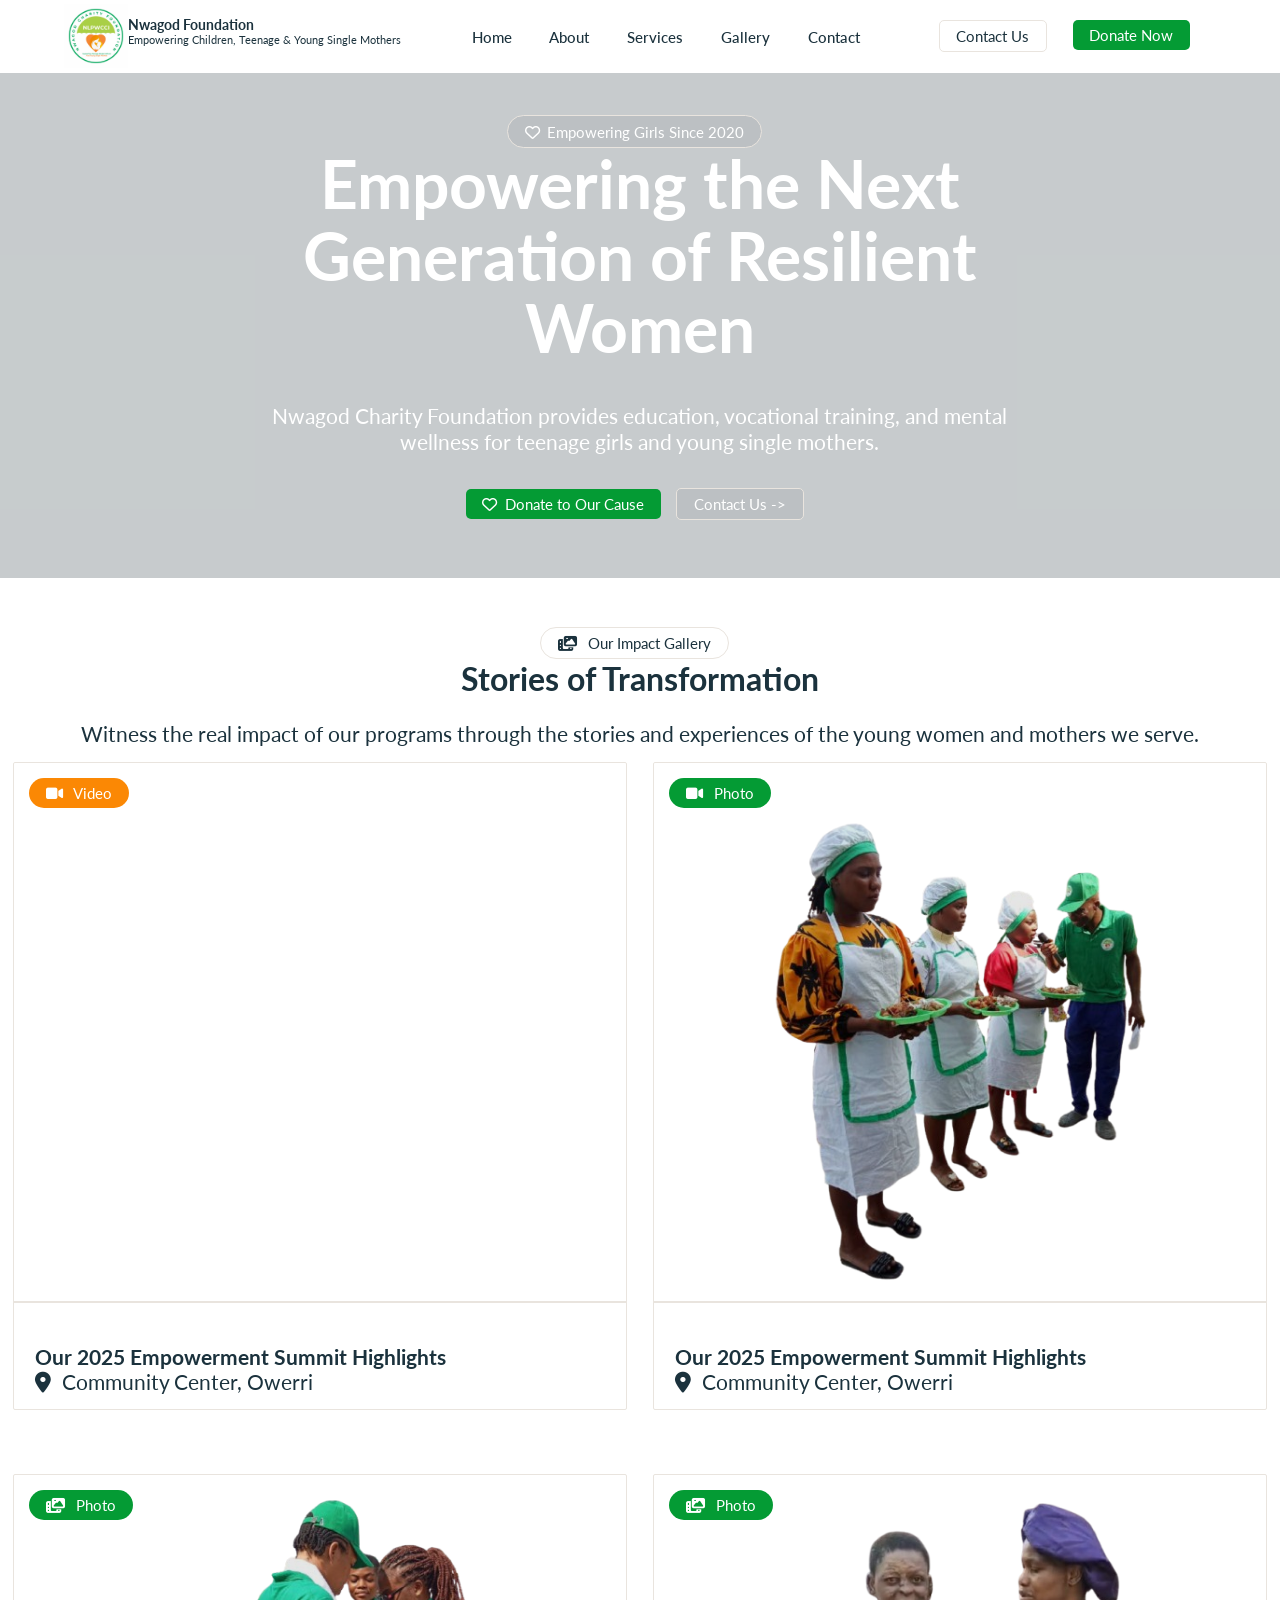
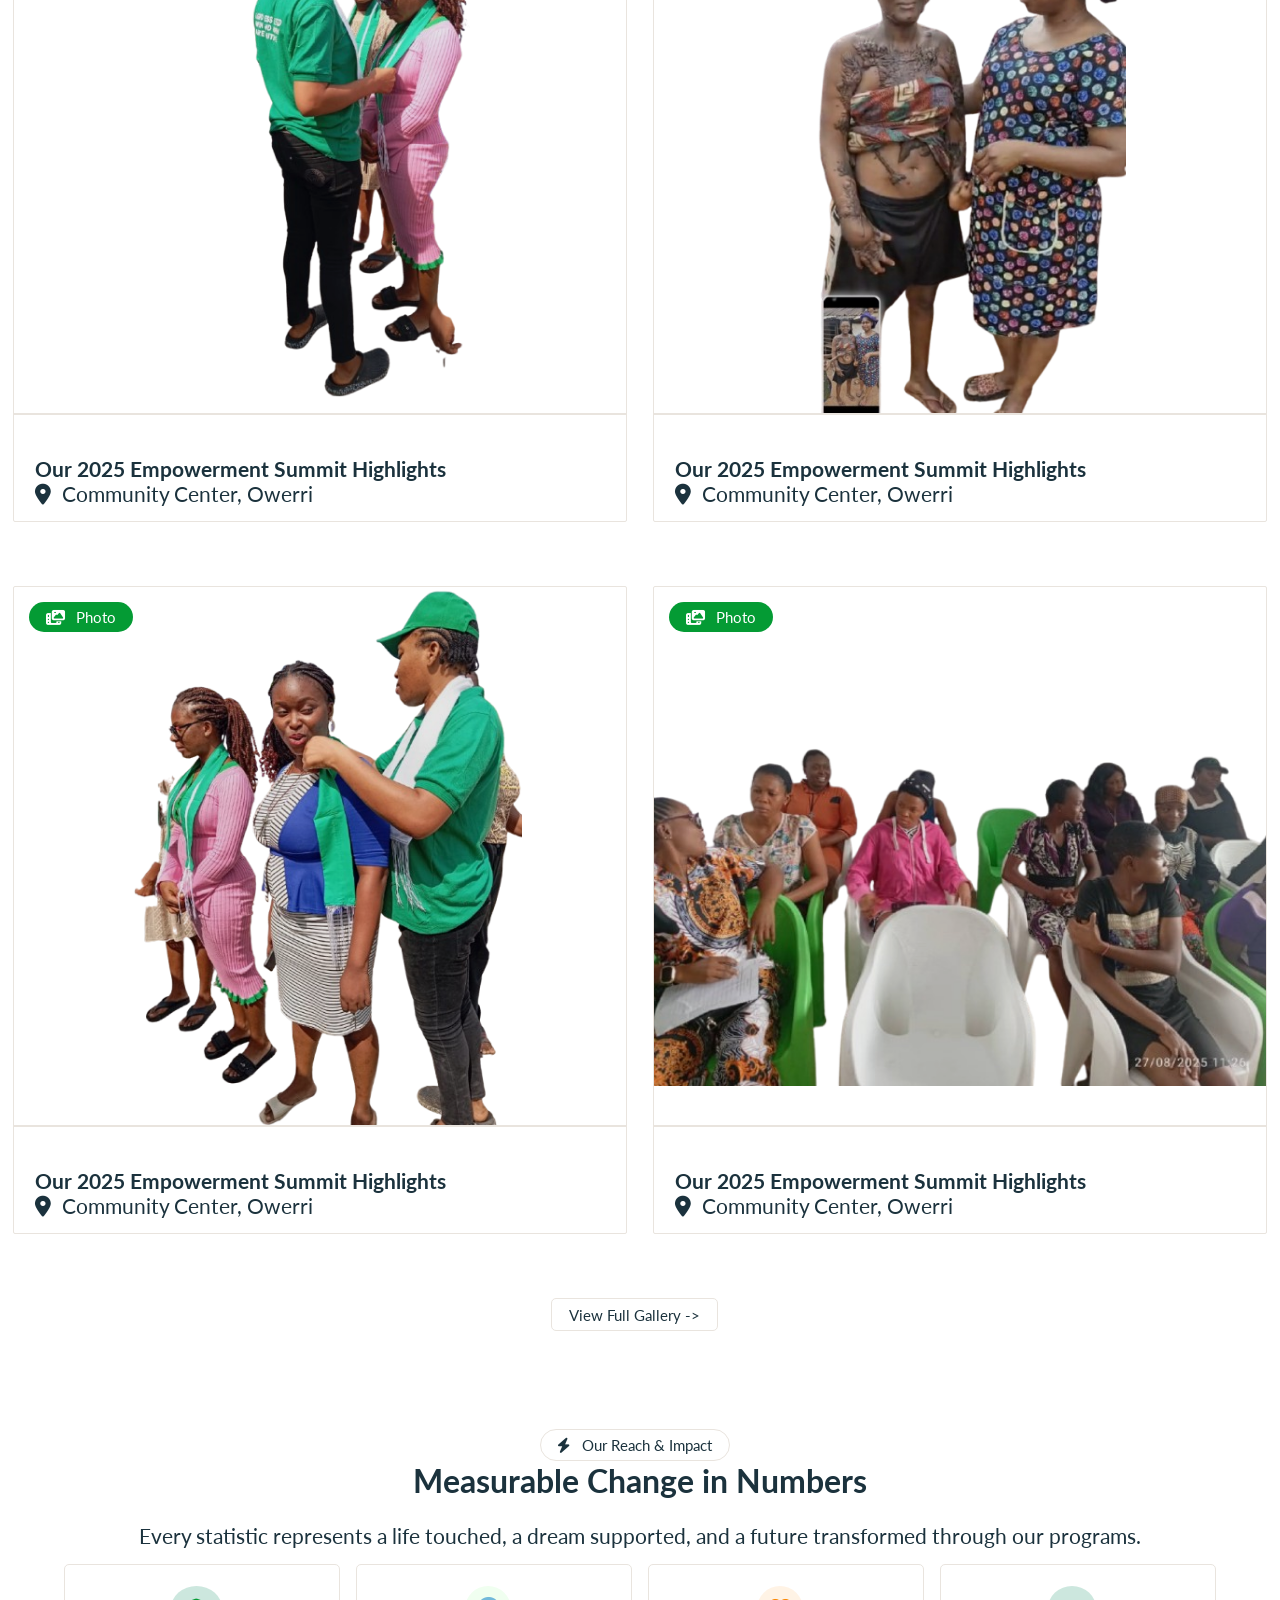
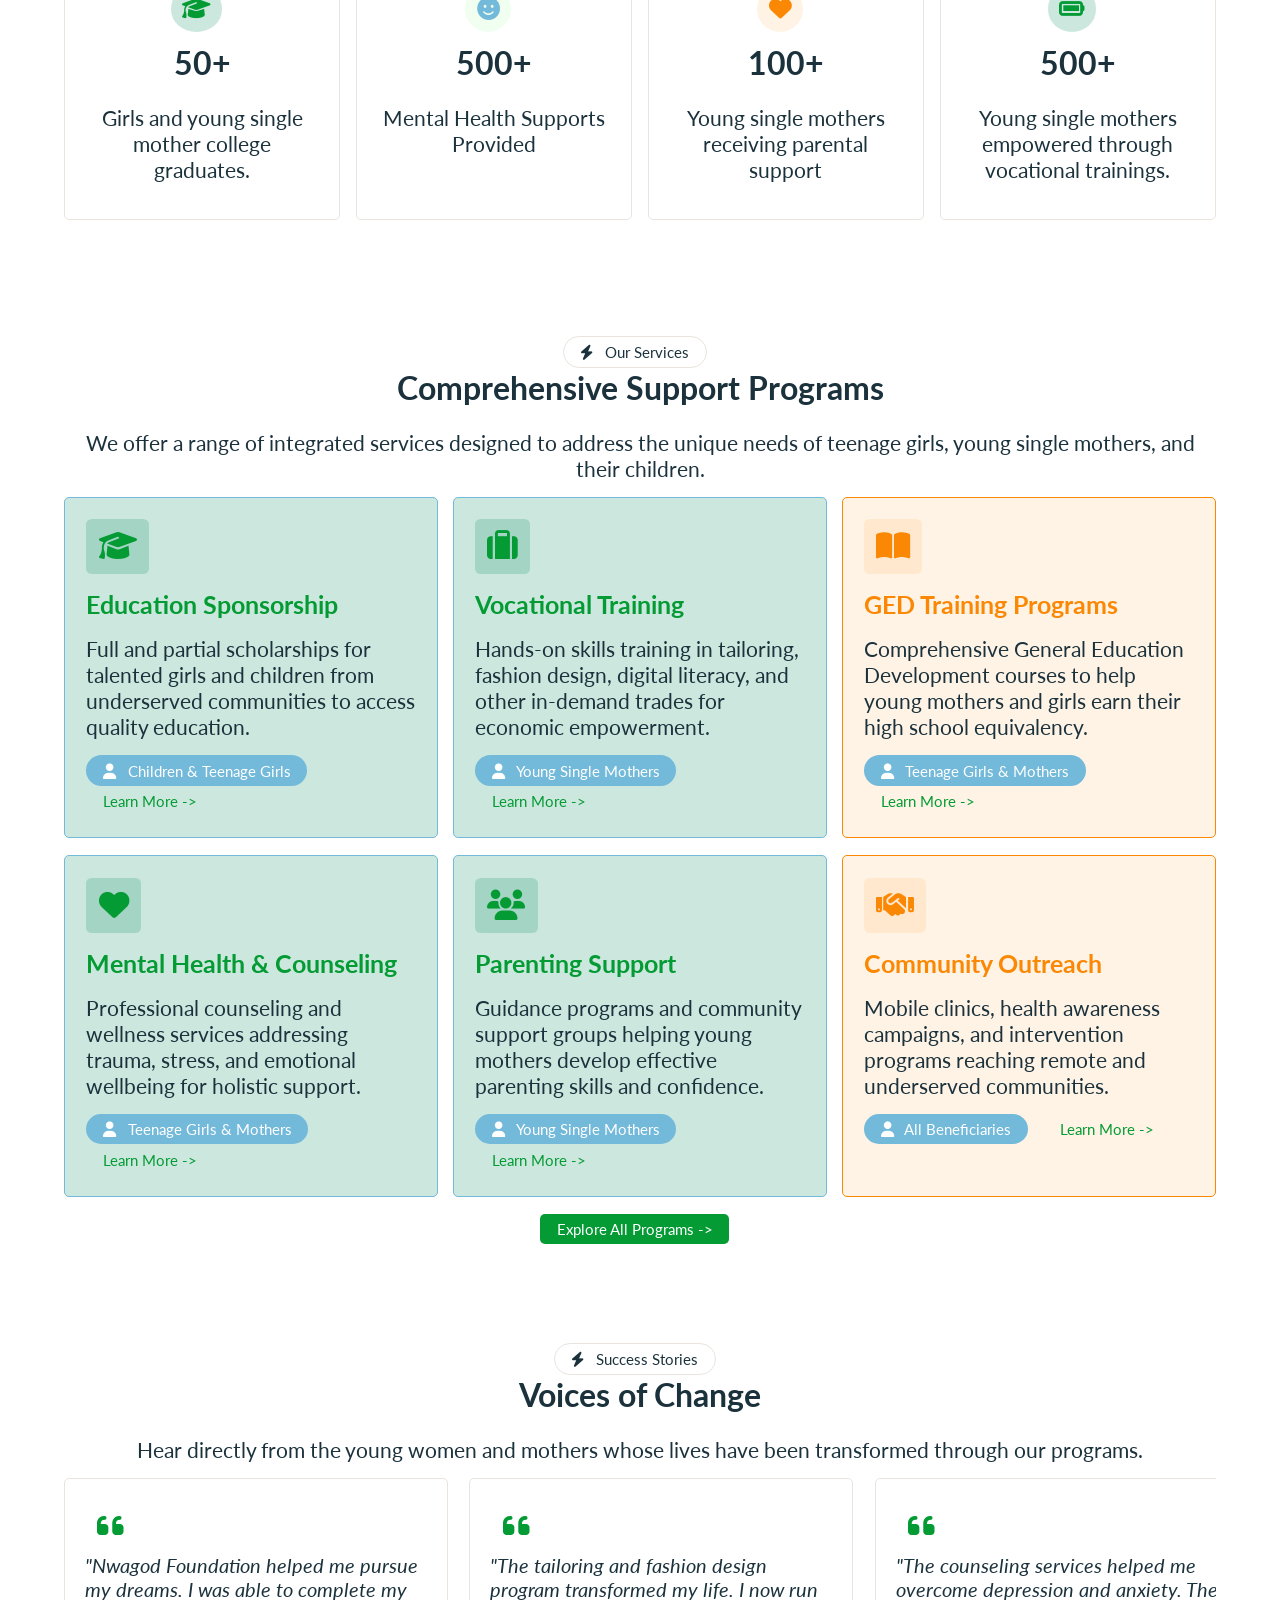
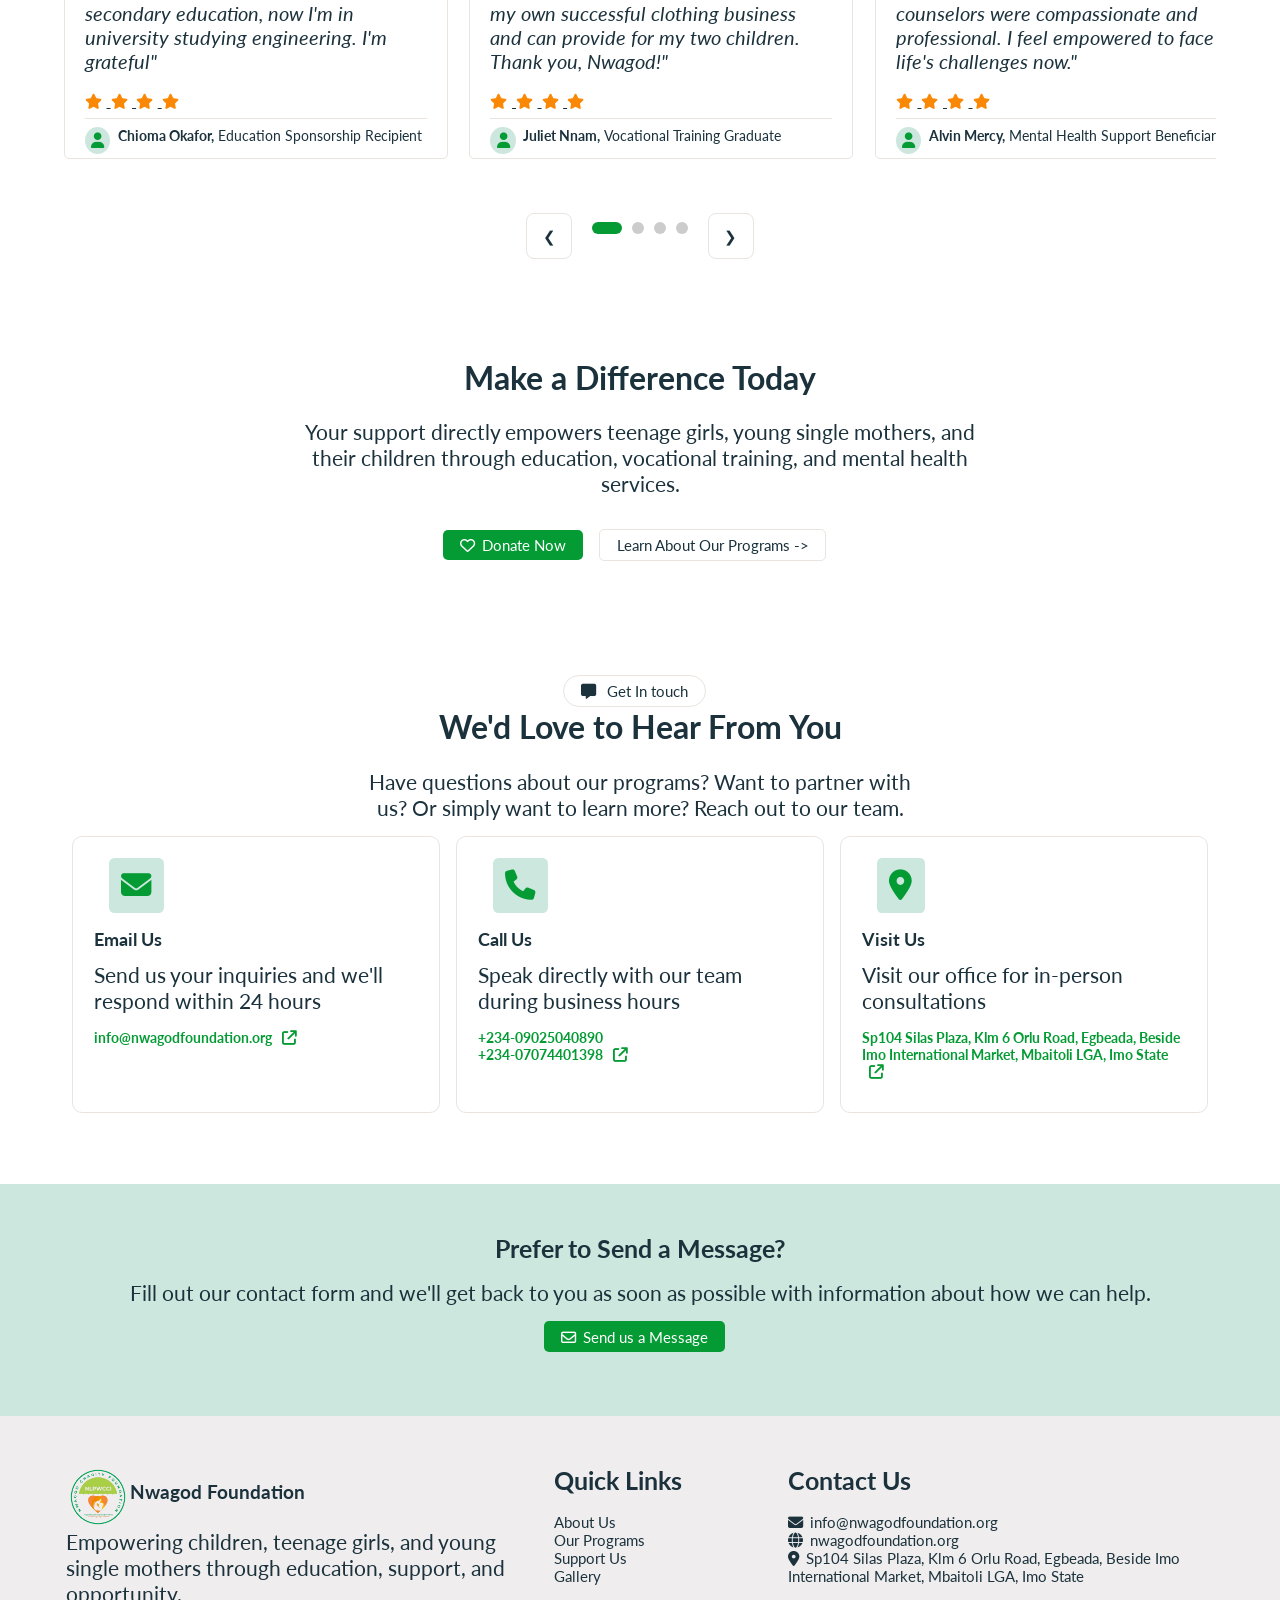
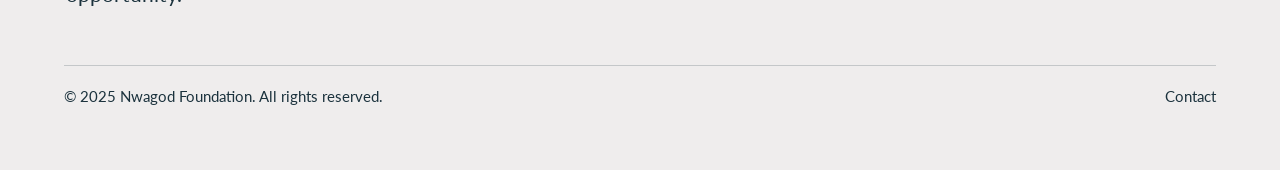
<file: index.html>
<!DOCTYPE html>
<html lang="en">

<head>
    <meta charset="UTF-8">
    <meta name="viewport" content="width=device-width, initial-scale=1.0">

    <!-- Change this favicon below to project's own -->
    <link rel="icon" type="image/png" sizes="32x32" href="./assets/images/favicon-32x32.png">
    <title>NwaGod Charity | Home</title>

    <!-- Font awesome icons -->
    <link rel="stylesheet" href="https://cdnjs.cloudflare.com/ajax/libs/font-awesome/6.7.2/css/all.min.css"
        integrity="sha512-..." crossorigin="anonymous" />


    <link rel="preconnect" href="https://fonts.googleapis.com">
    <link rel="preconnect" href="https://fonts.gstatic.com" crossorigin>
    <link href="https://fonts.googleapis.com/css2?family=Source+Sans+3:wght@100..900&family=Young+Serif&display=swap"
        rel="stylesheet">
    <link
        href="https://fonts.googleapis.com/css2?family=Lato:ital,wght@0,200..900;1,200..900&family=Roboto&display=swap"
        rel="stylesheet">

    <link href="css/style.css" rel="stylesheet">
    <link href="css/nav.css" rel="stylesheet">
    <link href="css/media-queries.css" rel="stylesheet">

</head>

<body>
    <header>
        <div class="container">

            <nav class="navbar">
                <div class="logo">
                    <a href="index.html" class="logo-link">
                        <img alt="NwaGod Foundation Logo" src="images/logo/logo.jpg">
                        <p class="org-meta">
                            <span class="org-name">Nwagod Foundation</span>
                            <span class="org-name-desc-line">Empowering Children, Teenage & Young Single Mothers</span>
                        </p>
                    </a>
                </div>

                <div class="hamburger">
                    <a href="#" class="toggle-button">
                        <span class="bar"></span>
                        <span class="bar"></span>
                        <span class="bar"></span>
                    </a>
                </div>

                <div class="navbar-links">
                    <ul>
                        <li><a href="index.html" class="link">Home</a></li>
                        <li><a href="about.html" class="link">About</a></li>
                        <li><a href="services.html" class="link">Services</a></li>
                        <li><a href="gallery.html" class="link">Gallery</a></li>
                        <li><a href="contact.html" class="link">Contact</a></li>
                    </ul>
                </div>

                <div class="navbar-ctas">
                    <ul>
                        <li><a href="#contact" class="btn btn-white">Contact Us</a></li>
                        <li><a href="#donate" class="btn btn-primary">Donate Now</a></li>
                    </ul>
                </div>

            </nav>
        </div>
    </header>

    <!-- 
    <div class="hero-wrapper">
        <div class="hero-background"></div>
        <div class="hero-content">
            <h1>Sticky Background Hero</h1>
            <p>Scroll down to see the effect.</p>
        </div>
    </div> -->


    <section class="section-hero">
        <div class="hero-overlay">
            <!-- <div class="hero-background"></div> -->
            <div class="container container-hero flex-column vpadding-small">
                <a href="javascript:void" class="btn btn-clear btn-rounded"><i
                        class="fa fa-regular fa-heart"></i>Empowering Girls Since 2020</a>
                <h1>Empowering the Next Generation of Resilient Women</h1>
                <p class="hero-rider">Nwagod Charity Foundation provides education, vocational training, and mental
                    wellness for teenage girls and young single mothers.</p>
                <p>
                    <a href="#" class="btn btn-primary"><i class="fa fa-regular fa-heart"></i>Donate to Our Cause</a>
                    <a href="#" class="btn btn-clear">Contact Us -></a>
                </p>
            </div>
        </div>
    </section>

    <section class="section-impact-gallery">
        <div class="container-fluid container-impact-gallery vpadding-medium">
            <a href="javascript:void" class="btn btn-transparent btn-rounded">
                <i class="fa fa-solid fa-photo-film"></i>
                Our Impact Gallery
            </a>

            <h2 class="section-title">Stories of Transformation</h2>
            <p class="section-description"> Witness the real impact of our programs through the stories and experiences
                of the young women and mothers we serve.
            </p>

            <div class="featured-gallery-items">
                <article class="featured-gallery-item">
                    <div class="image-container">
                        <!-- <div class="gallery-item-overlay"></div> -->
                        <iframe src="https://www.youtube.com/embed/B-cWcKpOwyw?si=Uh2WRQJCK_QicbYc"
                            title="YouTube video player" frameborder="0"
                            allow="accelerometer; autoplay; clipboard-write; encrypted-media; gyroscope; picture-in-picture; web-share"
                            referrerpolicy="strict-origin-when-cross-origin" allowfullscreen>
                        </iframe>
                    </div>

                    <a href="javascript:void" class="btn btn-clear btn-rounded btn-gallery-video">
                        <i class="fa fa-solid fa-video"></i>
                        Video
                    </a>
                    <div class="gallery-item-content-inner">
                        <h3 class="gallery-item-description">Our 2025 Empowerment Summit Highlights</h3>
                        <p class="meta-date"><i class="fa fa-regular fa-calendar"></i>Nov 12, 2025</p>
                    </div>

                    <div class="gallery-item-content-outer">
                        <h3 class="gallery-item-description">Our 2025 Empowerment Summit Highlights</h3>
                        <p class="meta-venue"><i class="fa fa-solid fa-location-dot"></i>Community Center, Owerri</p>
                    </div>
                </article>


                <article class="featured-gallery-item">
                    <div class="image-container">
                        <div class="gallery-item-overlay"></div>
                        <img class="featured-gallery-image" src="images/gallery/banner1.png" alt="Gallery Image 1">
                    </div>

                    <a href="javascript:void" class="btn btn-clear btn-rounded btn-gallery-photo">
                        <i class="fa fa-solid fa-video"></i>
                        Photo
                    </a>
                    <div class="gallery-item-content-inner">
                        <h3 class="gallery-item-description">Our 2025 Empowerment Summit Highlights</h3>
                        <p class="meta-date"><i class="fa fa-regular fa-calendar"></i>Nov 12, 2025</p>
                    </div>

                    <div class="gallery-item-content-outer">
                        <h3 class="gallery-item-description">Our 2025 Empowerment Summit Highlights</h3>
                        <p class="meta-venue"><i class="fa fa-solid fa-location-dot"></i>Community Center, Owerri</p>
                    </div>
                </article>
            </div>


            <div class="featured-gallery-items">
                <article class="featured-gallery-item">
                    <div class="image-container">
                        <div class="gallery-item-overlay"></div>
                        <img class="featured-gallery-image" src="images/gallery/banner3.png" alt="Gallery Image 1">
                    </div>

                    <a href="javascript:void" class="btn btn-clear btn-rounded btn-gallery-photo">
                        <i class="fa fa-solid fa-photo-film"></i>
                        Photo
                    </a>

                    <div class="gallery-item-content-inner">
                        <h3 class="gallery-item-description">Our 2025 Empowerment Summit Highlights</h3>
                        <p class="meta-date"><i class="fa fa-regular fa-calendar"></i>Nov 12, 2025</p>
                    </div>

                    <div class="gallery-item-content-outer">
                        <h3 class="gallery-item-description">Our 2025 Empowerment Summit Highlights</h3>
                        <p class="meta-venue"><i class="fa fa-solid fa-location-dot"></i>Community Center, Owerri</p>
                    </div>
                </article>


                <article class="featured-gallery-item">
                    <div class="image-container">
                        <div class="gallery-item-overlay"></div>
                        <img class="featured-gallery-image" src="images/gallery/banner2.png" alt="Gallery Image 1">
                    </div>

                    <a href="javascript:void" class="btn btn-clear btn-rounded btn-gallery-photo">
                        <i class="fa fa-solid fa-photo-film"></i>
                        Photo
                    </a>

                    <div class="gallery-item-content-inner">
                        <h3 class="gallery-item-description">Our 2025 Empowerment Summit Highlights</h3>
                        <p class="meta-date"><i class="fa fa-regular fa-calendar"></i>Nov 12, 2025</p>
                    </div>

                    <div class="gallery-item-content-outer">
                        <h3 class="gallery-item-description">Our 2025 Empowerment Summit Highlights</h3>
                        <p class="meta-venue"><i class="fa fa-solid fa-location-dot"></i>Community Center, Owerri</p>
                    </div>
                </article>

                <article class="featured-gallery-item">
                    <div class="image-container">
                        <div class="gallery-item-overlay"></div>
                        <img class="featured-gallery-image" src="images/gallery/banner4.png" alt="Gallery Image 1">
                    </div>

                    <a href="javascript:void" class="btn btn-clear btn-rounded btn-gallery-photo">
                        <i class="fa fa-solid fa-photo-film"></i>
                        Photo
                    </a>

                    <div class="gallery-item-content-inner">
                        <h3 class="gallery-item-description">Our 2025 Empowerment Summit Highlights</h3>
                        <p class="meta-date"><i class="fa fa-regular fa-calendar"></i>Nov 12, 2025</p>
                    </div>

                    <div class="gallery-item-content-outer">
                        <h3 class="gallery-item-description">Our 2025 Empowerment Summit Highlights</h3>
                        <p class="meta-venue"><i class="fa fa-solid fa-location-dot"></i>Community Center, Owerri</p>
                    </div>
                </article>

                <article class="featured-gallery-item">
                    <div class="image-container">
                        <div class="gallery-item-overlay"></div>
                        <img class="featured-gallery-image" src="images/gallery/banner5.png" alt="Gallery Image 1">
                    </div>

                    <a href="javascript:void" class="btn btn-clear btn-rounded btn-gallery-photo">
                        <i class="fa fa-solid fa-photo-film"></i>
                        Photo
                    </a>

                    <div class="gallery-item-content-inner">
                        <h3 class="gallery-item-description">Our 2025 Empowerment Summit Highlights</h3>
                        <p class="meta-date"><i class="fa fa-regular fa-calendar"></i>Nov 12, 2025</p>
                    </div>

                    <div class="gallery-item-content-outer">
                        <h3 class="gallery-item-description">Our 2025 Empowerment Summit Highlights</h3>
                        <p class="meta-venue"><i class="fa fa-solid fa-location-dot"></i>Community Center, Owerri</p>
                    </div>
                </article>
            </div>

            <a href="#" class="btn btn-transparent">View Full Gallery -></a>
        </div>

    </section>




    <section class="section-stats">
        <div class="container container-stats vpadding-medium">
            <a href="javascript:void" class="btn btn-transparent btn-rounded">
                <i class="fa fa-solid fa-bolt"></i>
                Our Reach & Impact
            </a>

            <h2 class="section-title">Measurable Change in Numbers</h2>
            <p class="section-description">
                Every statistic represents a life touched, a dream supported, and a future transformed through our
                programs.
            </p>

           <div class="stats-data">
                <article class="stats-item">
                    <a href="javascript:void">
                        <i class="fa fa-solid fa-graduation-cap stats-fa stats-fa-greeny"></i>
                    </a>
                    <h2 class="stat-number">50+</h2>
                    <p class="stat-description">Girls and young single mother college graduates.</p>
                </article>

                <article class="stats-item">
                    <a href="javascript:void">
                        <i class="fa fa-solid fa-face-smile stats-fa stats-fa-bluey"></i>
                    </a>
                    <h2 class="stat-number">500+</h2>
                    <p class="stat-description">Mental Health Supports Provided</p>
                </article>

                <article class="stats-item">
                    <a href="javascript:void">
                        <i class="fa fa-solid fa-heart stats-fa stats-fa-accenty"></i>
                    </a>
                    <h2 class="stat-number">100+</h2>
                    <p class="stat-description">Young single mothers receiving parental support</p>
                </article>

                <article class="stats-item">
                    <a href="javascript:void">
                        <i class="fa fa-solid fa-battery-full stats-fa stats-fa-greeny"></i>
                    </a>
                    <h2 class="stat-number">500+</h2>
                    <p class="stat-description">Young single mothers empowered through
                        vocational trainings.</p>
                </article>
            </div>


        </div>

    </section>


    <section class="section-programs">
        <div class="container container-programs vpadding-medium">
            <a href="javascript:void" class="btn btn-transparent btn-rounded">
                <i class="fa fa-solid fa-bolt"></i>
                Our Services
            </a>

            <h2 class="section-title">Comprehensive Support Programs</h2>
            <p class="section-description">
                We offer a range of integrated services designed to address the unique needs of teenage girls, young
                single mothers, and their children.
            </p>

            <div class="programs-data">
                <article class="program-item">
                    <a href="javascript:void">
                        <i class="fa fa-solid fa-graduation-cap programs-fa"></i>
                    </a>
                    <h3 class="program-title">Education Sponsorship</h3>
                    <p class="stat-description">Full and partial scholarships for talented girls and children from
                        underserved communities to access quality education.</p>

                    <a href="javascript:void" class="btn btn-lightblue btn-rounded">
                        <i class="fa fa-solid fa-user"></i>
                        Children & Teenage Girls
                    </a>
                    <a href="#" class="btn btn-transparent-unbordered">Learn More -></a>
                </article>

                <article class="program-item">
                    <a href="javascript:void">
                        <i class="fa fa-solid fa-suitcase programs-fa"></i>
                    </a>
                    <h3 class="program-title">Vocational Training</h3>
                    <p class="stat-description">Hands-on skills training in tailoring, fashion design, digital literacy,
                        and other in-demand trades for economic empowerment.</p>

                    <a href="javascript:void" class="btn btn-lightblue btn-rounded">
                        <i class="fa fa-solid fa-user"></i>
                        Young Single Mothers
                    </a>
                    <a href="#" class="btn btn-transparent-unbordered">Learn More -></a>
                </article>

                <article class="program-item">
                    <a href="javascript:void">
                        <i class="fa fa-solid fa-book-open programs-fa"></i>
                    </a>
                    <h3 class="program-title">GED Training Programs</h3>
                    <p class="stat-description">Comprehensive General Education Development courses to help young
                        mothers and girls earn their high school equivalency.</p>

                    <a href="javascript:void" class="btn btn-lightblue btn-rounded">
                        <i class="fa fa-solid fa-user"></i>
                        Teenage Girls & Mothers
                    </a>
                    <a href="#" class="btn btn-transparent-unbordered">Learn More -></a>
                </article>

                <article class="program-item">
                    <a href="javascript:void">
                        <i class="fa fa-solid fa-heart programs-fa"></i>
                    </a>
                    <h3 class="program-title">Mental Health & Counseling</h3>
                    <p class="stat-description">Professional counseling and wellness services addressing trauma, stress,
                        and emotional wellbeing for holistic support.</p>

                    <a href="javascript:void" class="btn btn-lightblue btn-rounded">
                        <i class="fa fa-solid fa-user"></i>
                        Teenage Girls & Mothers
                    </a>
                    <a href="#" class="btn btn-transparent-unbordered">Learn More -></a>
                </article>

                <article class="program-item">
                    <a href="javascript:void">
                        <i class="fa fa-solid fa-users programs-fa"></i>
                    </a>
                    <h3 class="program-title">Parenting Support</h3>
                    <p class="stat-description">Guidance programs and community support groups helping young mothers
                        develop effective parenting skills and confidence.</p>

                    <a href="javascript:void" class="btn btn-lightblue btn-rounded">
                        <i class="fa fa-solid fa-user"></i>
                        Young Single Mothers
                    </a>
                    <a href="#" class="btn btn-transparent-unbordered">Learn More -></a>
                </article>

                <article class="program-item">
                    <a href="javascript:void">
                        <i class="fa fa-solid fa-handshake programs-fa"></i>
                    </a>
                    <h3 class="program-title">Community Outreach</h3>
                    <p class="stat-description">Mobile clinics, health awareness campaigns, and intervention programs
                        reaching remote and underserved communities.</p>

                    <a href="javascript:void" class="btn btn-lightblue btn-rounded">
                        <i class="fa fa-solid fa-user"></i>
                        All Beneficiaries
                    </a>
                    <a href="#" class="btn btn-transparent-unbordered">Learn More -></a>
                </article>

            </div>
            <a href="#" class="btn btn-primary">Explore All Programs -></a>

        </div>

    </section>


    <section class="section-testimonials">
        <div class="container container-testimonials vpadding-medium">
            <a href="javascript:void" class="btn btn-transparent btn-rounded">
                <i class="fa fa-solid fa-bolt"></i>
                Success Stories
            </a>

            <h2 class="section-title">Voices of Change</h2>
            <p class="section-description">
                Hear directly from the young women and mothers whose lives have been transformed through our programs.
            </p>

            <div class="testimonials-data">
                <div class="slider-track">
                    <article class="testimonial-item">
                        <a href="javascript:void">
                            <i class="fa fa-solid fa-quote-left testimonials-fa"></i>
                        </a>
                        <p class="testimony">"Nwagod Foundation helped me pursue my dreams. I was able
                            to
                            complete my
                            secondary education, now I'm in university studying engineering. I'm grateful"</p>
                        <a href="javascript:void">
                            <i class="fa fa-solid fa-star testimony-rating-fa"></i>
                            <i class="fa fa-solid fa-star testimony-rating-fa"></i>
                            <i class="fa fa-solid fa-star testimony-rating-fa"></i>
                            <i class="fa fa-solid fa-star testimony-rating-fa"></i>
                        </a>

                        <div class="testimonial-meta">
                            <a href="javascript:void">
                                <i class="fa fa-solid fa-user testifier-fa"></i>
                            </a>
                            <h4>Chioma Okafor,</h4> &nbsp;
                            <p>Education Sponsorship Recipient</p>
                        </div>
                    </article>

                    <article class="testimonial-item">
                        <a href="javascript:void">
                            <i class="fa fa-solid fa-quote-left testimonials-fa"></i>
                        </a>
                        <p class="testimony">
                            "The tailoring and fashion design program transformed my life. I now run my own successful
                            clothing business and can provide for my two children. Thank you, Nwagod!"
                        </p>
                        <a href="javascript:void">
                            <i class="fa fa-solid fa-star testimony-rating-fa"></i>
                            <i class="fa fa-solid fa-star testimony-rating-fa"></i>
                            <i class="fa fa-solid fa-star testimony-rating-fa"></i>
                            <i class="fa fa-solid fa-star testimony-rating-fa"></i>
                        </a>

                        <div class="testimonial-meta">
                            <a href="javascript:void">
                                <i class="fa fa-solid fa-user testifier-fa"></i>
                            </a>
                            <h4>Juliet Nnam,</h4> &nbsp;
                            <p>Vocational Training Graduate</p>
                        </div>
                    </article>

                    <article class="testimonial-item">
                        <a href="javascript:void">
                            <i class="fa fa-solid fa-quote-left testimonials-fa"></i>
                        </a>
                        <p class="testimony">
                            "The counseling services helped me overcome depression and anxiety. The counselors were
                            compassionate and professional. I feel empowered to face life's challenges now."
                        </p>
                        <a href="javascript:void">
                            <i class="fa fa-solid fa-star testimony-rating-fa"></i>
                            <i class="fa fa-solid fa-star testimony-rating-fa"></i>
                            <i class="fa fa-solid fa-star testimony-rating-fa"></i>
                            <i class="fa fa-solid fa-star testimony-rating-fa"></i>
                        </a>

                        <div class="testimonial-meta">
                            <a href="javascript:void">
                                <i class="fa fa-solid fa-user testifier-fa"></i>
                            </a>
                            <h4>Alvin Mercy,</h4> &nbsp;
                            <p>Mental Health Support Beneficiary</p>
                        </div>
                    </article>

                    <article class="testimonial-item">
                        <a href="javascript:void">
                            <i class="fa fa-solid fa-quote-left testimonials-fa"></i>
                        </a>
                        <p class="testimony">
                            "The tailoring and fashion design program transformed my life. I now run my own successful
                            clothing business and can provide for my two children. Thank you, Nwagod!"
                        </p>
                        <a href="javascript:void">
                            <i class="fa fa-solid fa-star testimony-rating-fa"></i>
                            <i class="fa fa-solid fa-star testimony-rating-fa"></i>
                            <i class="fa fa-solid fa-star testimony-rating-fa"></i>
                            <i class="fa fa-solid fa-star testimony-rating-fa"></i>
                        </a>

                        <div class="testimonial-meta">
                            <a href="javascript:void">
                                <i class="fa fa-solid fa-user testifier-fa"></i>
                            </a>
                            <h4>Juliet Nnam,</h4> &nbsp;
                            <p>Vocational Training Graduate</p>
                        </div>
                    </article>

                    <article class="testimonial-item">
                        <a href="javascript:void">
                            <i class="fa fa-solid fa-quote-left testimonials-fa"></i>
                        </a>
                        <p class="testimony">
                            "The tailoring and fashion design program transformed my life. I now run my own successful
                            clothing business and can provide for my two children. Thank you, Nwagod!"
                        </p>
                        <a href="javascript:void">
                            <i class="fa fa-solid fa-star testimony-rating-fa"></i>
                            <i class="fa fa-solid fa-star testimony-rating-fa"></i>
                            <i class="fa fa-solid fa-star testimony-rating-fa"></i>
                            <i class="fa fa-solid fa-star testimony-rating-fa"></i>
                        </a>

                        <div class="testimonial-meta">
                            <a href="javascript:void">
                                <i class="fa fa-solid fa-user testifier-fa"></i>
                            </a>
                            <h4>Juliet Nnam,</h4> &nbsp;
                            <p>Vocational Training Graduate</p>
                        </div>
                    </article>

                    <article class="testimonial-item">
                        <a href="javascript:void">
                            <i class="fa fa-solid fa-quote-left testimonials-fa"></i>
                        </a>
                        <p class="testimony">
                            "The tailoring and fashion design program transformed my life. I now run my own successful
                            clothing business and can provide for my two children. Thank you, Nwagod!"
                        </p>
                        <a href="javascript:void">
                            <i class="fa fa-solid fa-star testimony-rating-fa"></i>
                            <i class="fa fa-solid fa-star testimony-rating-fa"></i>
                            <i class="fa fa-solid fa-star testimony-rating-fa"></i>
                            <i class="fa fa-solid fa-star testimony-rating-fa"></i>
                        </a>

                        <div class="testimonial-meta">
                            <a href="javascript:void">
                                <i class="fa fa-solid fa-user testifier-fa"></i>
                            </a>
                            <h4>Juliet Nnam,</h4> &nbsp;
                            <p>Vocational Training Graduate</p>
                        </div>
                    </article>

                </div>
            </div>

            <div class="navigators">
                <button class="prev-btn">&#10094;</button>

                <p class="dots-container">
                    <!-- <span class="dot"></span>
                    <span class="dot"></span>
                    <span class="dot"></span>
                    <span class="dot"></span> -->
                </p>

                <button class="next-btn">&#10095;</button>
            </div>

        </div>

    </section>

    <section class="section-ctas">
        <div class="container container-ctas vpadding-medium">
            <h2 class="section-title">Make a Difference Today</h2>
            <p class="section-description">
                Your support directly empowers teenage girls, young single mothers, and their children through
                education, vocational training, and mental health services.
            </p>

            <p>
                <a href="#" class="btn btn-primary"><i class="fa fa-regular fa-heart"></i>Donate Now</a>
                <a href="#" class="btn btn-transparent">Learn About Our Programs -></a>
            </p>
        </div>
    </section>

   <section class="section-contact">
        <div class="container container-contact vpadding-medium">
            <a href="javascript:void" class="btn btn-transparent btn-rounded">
                <i class="fa fa-solid fa-message"></i>
                Get In touch
            </a>

            <h2 class="section-title">We'd Love to Hear From You</h2>
            <p class="section-description">
                Have questions about our programs? Want to partner with us? Or simply want to learn more? Reach out to
                our team.
            </p>

            <div class="contact-channels">
                <article class="contact-channel">
                    <a href="javascript:void">
                        <i class="fa fa-solid fa-envelope programs-fa"></i>
                    </a>
                    <h5>Email Us</h5>
                    <p>Send us your inquiries and we'll respond within 24 hours</p>
                    <h6>info@nwagodfoundation.org
                        <i class="fa-solid fa-arrow-up-right-from-square"></i>
                    </h6>
                </article>

                <article class="contact-channel">
                    <a href="javascript:void">
                        <i class="fa fa-solid fa-phone programs-fa"></i>
                    </a>
                    <h5>Call Us</h5>
                    <p>Speak directly with our team during business hours</p>
                    <h6> +234-09025040890 <br> +234-07074401398
                        <i class="fa-solid fa-arrow-up-right-from-square"></i>
                    </h6>
                </article>

                <article class="contact-channel">
                    <a href="javascript:void">
                        <i class="fa fa-solid fa-location-dot programs-fa"></i>
                    </a>
                    <h5>Visit Us</h5>
                    <p>Visit our office for in-person consultations</p>
                    <h6>Sp104 Silas Plaza, Klm 6 Orlu Road, Egbeada, Beside Imo International Market, Mbaitoli LGA, Imo
                        State
                        <i class="fa-solid fa-arrow-up-right-from-square"></i>
                    </h6>
                </article>

            </div>
        </div>
    </section>

    <section class="section-send-message">
        <div class="container-fluid container-send-message vpadding-medium">
            <h3>Prefer to Send a Message?</h3>
            <p>Fill out our contact form and we'll get back to you as soon as possible with information about how we can
                help.</p>

            <p>
                <a href="#" class="btn btn-primary"><i class="fa fa-regular fa-envelope"></i>Send us a Message</a>
            </p>
        </div>
    </section>

    <footer class="section-footer">
        <div class="container container-footer vpadding-medium">
            <div class="footer-row1">
                <div class="footer-brief">
                    <div class="logo">
                        <a href="index.html" class="logo-link">
                            <img alt="NwaGod Foundation Logo" src="images/logo/logo-transparent.png" style="width:">
                            <p class="org-meta">
                                <span class="org-name" style="font-size: 1.3em;">Nwagod Foundation</span>
                            </p>
                        </a>
                    </div>

                    <p>
                        Empowering children, teenage girls, and young single mothers through education, support, and
                        opportunity.
                    </p>
                </div>

                <div class="quick-links">
                    <h3>Quick Links</h3>
                    <ul>
                        <li><a href="about.html">About Us</a></li>
                        <li><a href="programs.html">Our Programs</a></li>
                        <li><a href="programs.html">Support Us</a></li>
                        <li><a href="contact.html">Gallery</a></li>
                    </ul>
                </div>

                <div class="footer-contact">
                    <h3>Contact Us</h3>
                    <ul>
                        <li><i class="fa fa-solid fa-envelope"></i>info@nwagodfoundation.org</li>
                        <li><i class="fa fa-solid fa-globe"></i>nwagodfoundation.org</li>
                        <li><i class="fa fa-solid fa-location-dot"></i>Sp104 Silas Plaza, Klm 6 Orlu Road, Egbeada,
                            Beside Imo International Market, Mbaitoli LGA, Imo State</li>
                    </ul>
                </div>
            </div>

            <div class="footer-row2">
                <div class="copyrights">
                    <ul>
                        <li><span>&copy; 2025 Nwagod Foundation. All rights reserved.</span></li>
                        <li><a href="contact.html">Contact</a></li>
                    </ul>
                    <p></p>
                </div>
            </div>

        </div>
    </footer>


    <script src="js/nav.js"></script>
    <script src="js/testimonials-slider.js"></script>
</body>

</html>
</file>
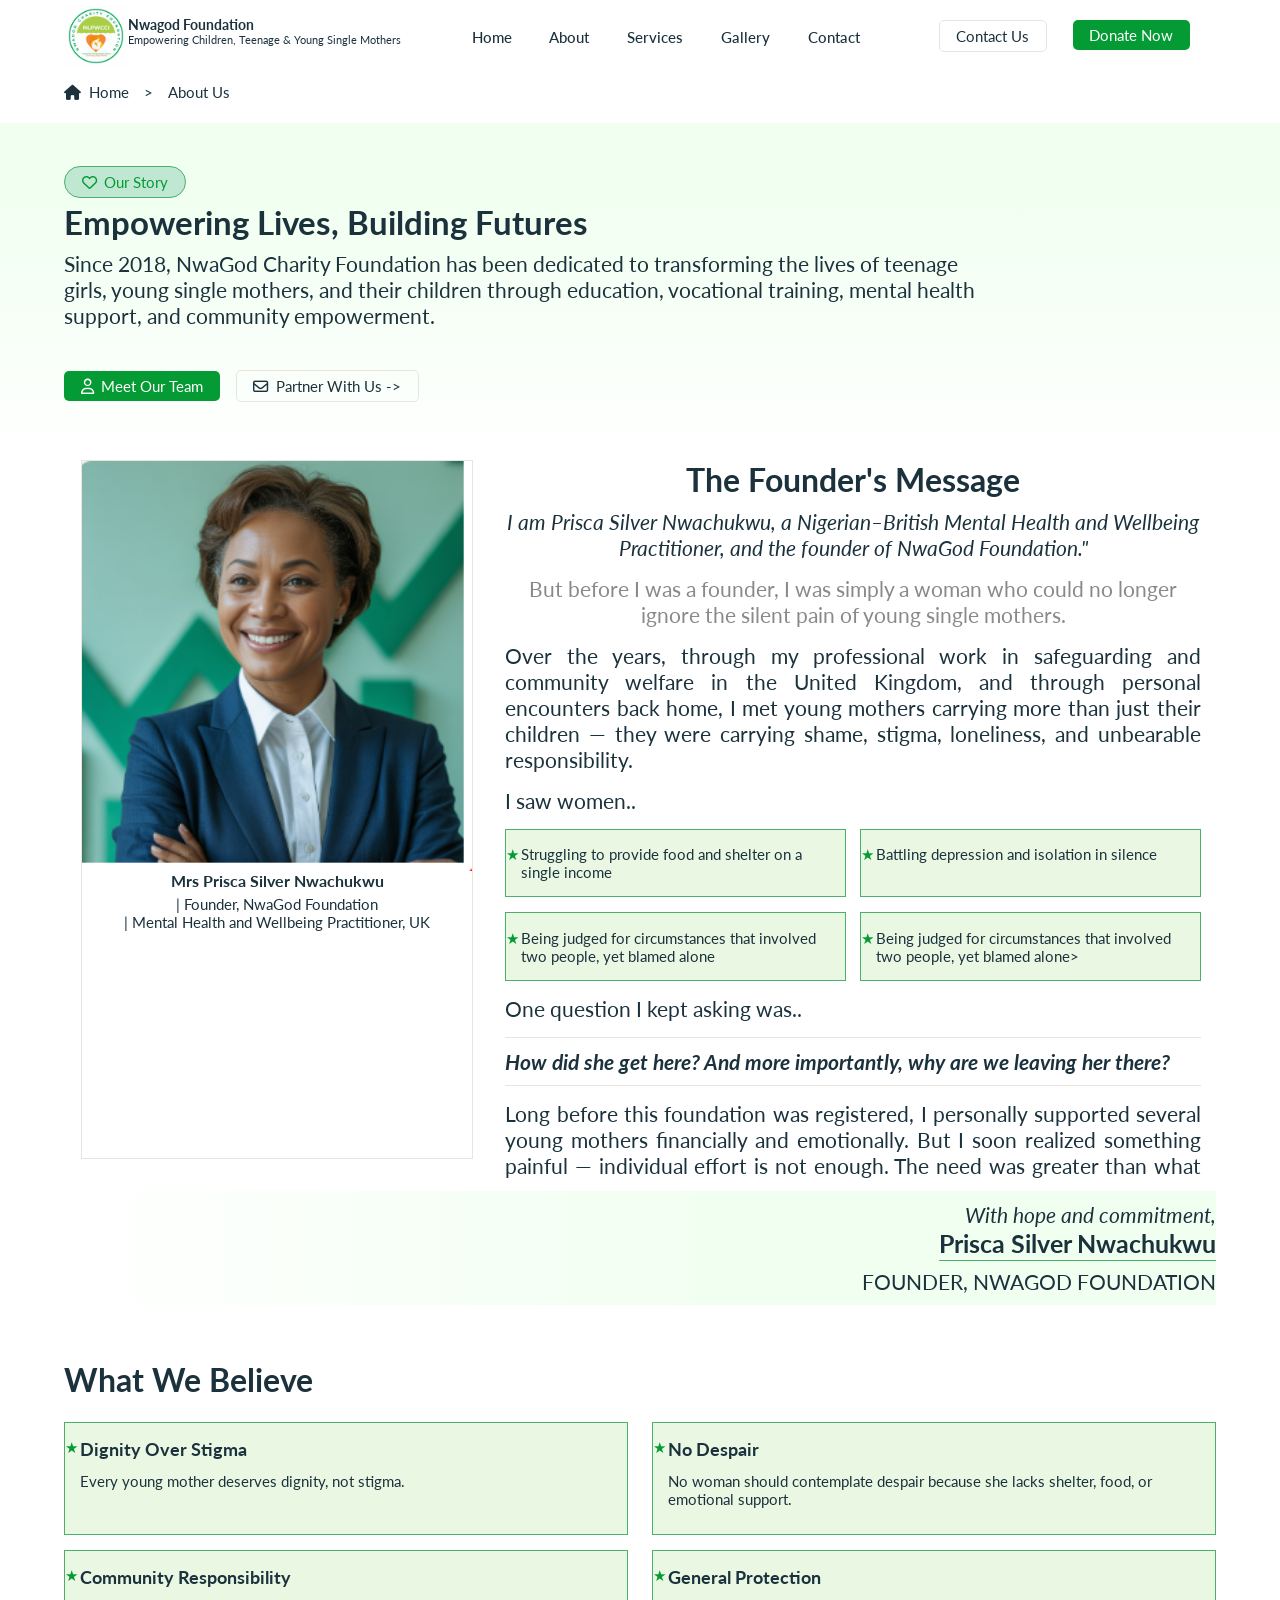
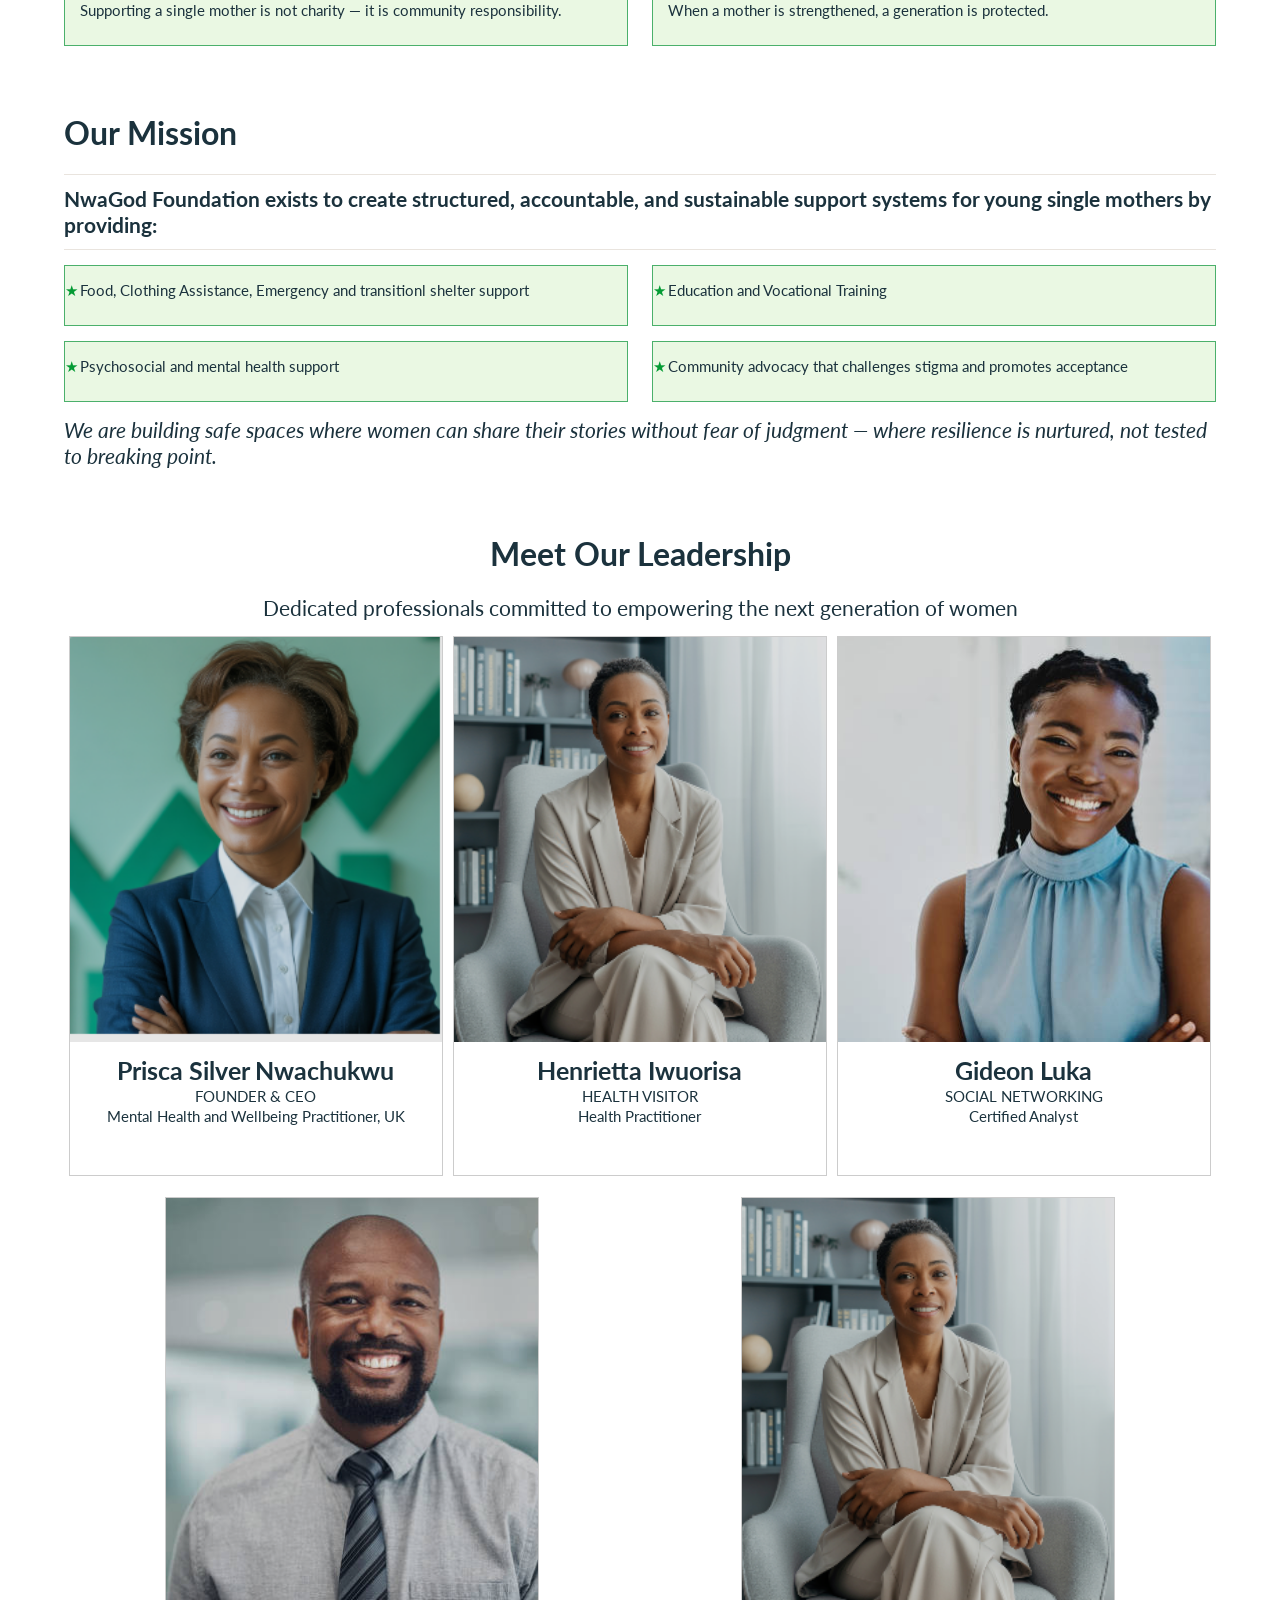
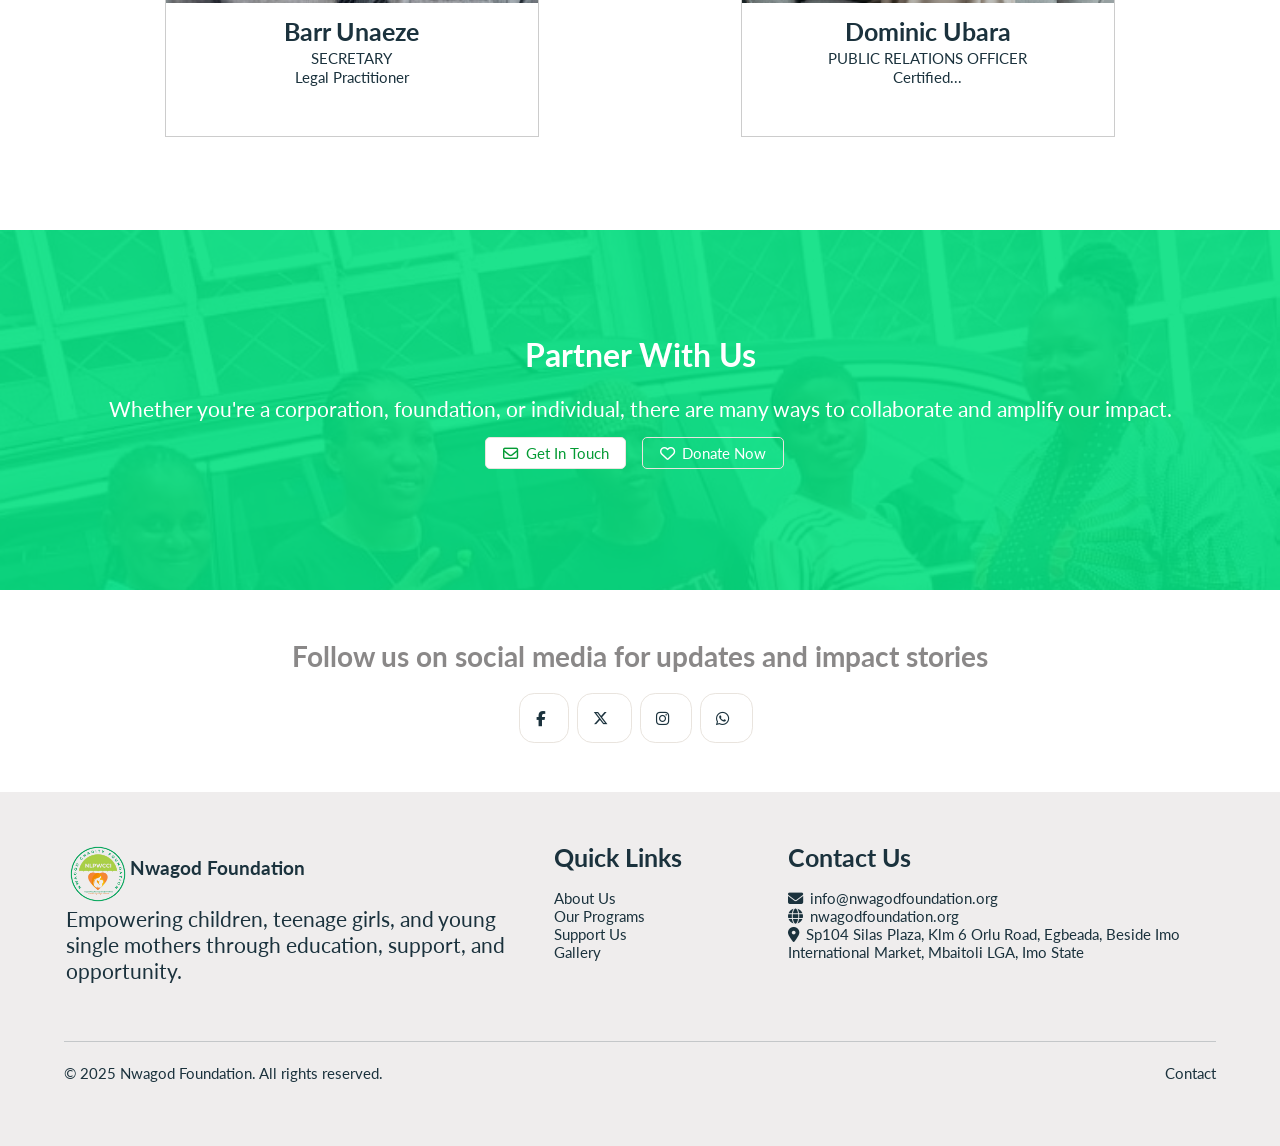
<file: about.html>
<!DOCTYPE html>
<html lang="en">

<head>
    <meta charset="UTF-8">
    <meta name="viewport" content="width=device-width, initial-scale=1.0">

    <!-- Change this favicon below to project's own -->
    <link rel="icon" type="image/png" sizes="32x32" href="./assets/images/favicon-32x32.png">
    <title>NwaGod Charity | Home</title>

    <!-- Font awesome icons -->
    <link rel="stylesheet" href="https://cdnjs.cloudflare.com/ajax/libs/font-awesome/6.7.2/css/all.min.css"
        integrity="sha512-..." crossorigin="anonymous" />


    <link rel="preconnect" href="https://fonts.googleapis.com">
    <link rel="preconnect" href="https://fonts.gstatic.com" crossorigin>
    <link href="https://fonts.googleapis.com/css2?family=Source+Sans+3:wght@100..900&family=Young+Serif&display=swap"
        rel="stylesheet">
    <link
        href="https://fonts.googleapis.com/css2?family=Source+Sans+3:ital,wght@0,200..900;1,200..900&family=Roboto&family=Lato&display=swap"
        rel="stylesheet">

    <link href="css/style.css" rel="stylesheet">
    <link href="css/nav.css" rel="stylesheet">
    <link href="css/media-queries.css" rel="stylesheet">

</head>

<body>
    <header>
        <div class="container">

            <nav class="navbar">
                <div class="logo">
                    <a href="index.html" class="logo-link">
                        <img alt="NwaGod Foundation Logo" src="images/logo/logo.jpg">
                        <p class="org-meta">
                            <span class="org-name">Nwagod Foundation</span>
                            <span class="org-name-desc-line">Empowering Children, Teenage & Young Single Mothers</span>
                        </p>
                    </a>
                </div>

                <div class="hamburger">
                    <a href="#" class="toggle-button">
                        <span class="bar"></span>
                        <span class="bar"></span>
                        <span class="bar"></span>
                    </a>
                </div>

                <div class="navbar-links">
                    <ul>
                        <li><a href="index.html" class="link">Home</a></li>
                        <li><a href="about.html" class="link">About</a></li>
                        <li><a href="services.html" class="link">Services</a></li>
                        <li><a href="gallery.html" class="link">Gallery</a></li>
                        <li><a href="contact.html" class="link">Contact</a></li>
                    </ul>
                </div>

                <div class="navbar-ctas">
                    <ul>
                        <li><a href="#contact" class="btn btn-white">Contact Us</a></li>
                        <li><a href="#donate" class="btn btn-primary">Donate Now</a></li>
                    </ul>
                </div>

            </nav>
        </div>
    </header>


    <section class="section-breadcrumb">
        <div class="container container-breadcrumb">
            <ul class="breadcrumb">
                <li><a href="index.html"><i class="fa fa-solid fa-house"></i>Home</a></li>
                <li><p>></p></li>
                <li><a href="about.html">About Us</a></li>
            </ul>
        </div>
    </section>


    <section class="section-abt-hero">
        <div class="container container-abt-hero vpadding-small">
            <div>
                <a href="javascript:void" class="btn btn-transparent btn-rounded btn-abt-hero"><i
                        class="fa fa-regular fa-heart"></i>Our Story</a>
                <h1>Empowering Lives, Building Futures</h1>
                <p>Since 2018, NwaGod Charity Foundation has been dedicated to transforming the lives of teenage girls,
                    young single mothers, and their children through education, vocational training, mental health
                    support, and community empowerment.</p> <br>

                <p>
                    <a href="#" class="btn btn-primary"><i class="fa fa-regular fa-user"></i>Meet Our Team</a>
                    <a href="#" class="btn btn-transparent"><i class="fa fa-regular fa-envelope"></i>Partner With Us
                        -></a>
                </p>
            </div>
        </div>
    </section>


    <section class="section-message">
        <div class="container container-message scroll-section">

            <div class="text-container">
                <article class="founder-img-container">
                    <img alt="" src="images/team/founder.PNG">
                    <h3>Mrs Prisca Silver Nwachukwu</h3>
                    <p>| <span>Founder, NwaGod Foundation</span> <br>
                        | <span>Mental Health and Wellbeing Practitioner, UK</span>
                    </p>
                </article>

                <div class="msgss">
                    <div class="msg msg-intro">
                        <h2 class="sticky-title">The Founder's Message</h2>
                        <p class="italics">I am Prisca Silver Nwachukwu, a Nigerian–British Mental Health and Wellbeing
                            Practitioner, and the founder of NwaGod Foundation."</p>
                        <p class="text-light-dark">But before I was a founder, I was simply a woman who could no longer
                            ignore
                            the silent pain of young single mothers.</p>
                    </div>

                    <div class="msg msg-phasewhy">
                        <p class="text-justify">Over the years, through my professional work in safeguarding and
                            community welfare in the United
                            Kingdom, and through personal encounters back home, I met young mothers carrying more than
                            just
                            their children — they were carrying shame, stigma, loneliness, and unbearable
                            responsibility.
                        </p>
                        <p>I saw women..</p>
                        <ul class="ul-fine">
                            <li>Struggling to provide food and shelter on a single income</li>
                            <li>Battling depression and isolation in silence</li>
                            <li>Being judged for circumstances that involved two people, yet blamed alone</li>
                            <li>Being judged for circumstances that involved two people, yet blamed alone></li>
                        </ul>
                        <p>One question I kept asking was..</p>
                        <p class="highlighted italics">How did she get here? And more importantly, why are we leaving
                            her
                            there?</p>
                        <p class="text-justify">Long before this foundation was registered, I personally supported
                            several young mothers
                            financially and emotionally. But I soon realized something painful — individual effort is
                            not
                            enough. The need was greater than what one person could carry.</p>
                        <p class="highlighted">
                            That realization gave birth to NwaGod Foundation <br>
                            Hence, my belief that compassion must be intentional and structured.
                        </p>
                        <p class="text-justify">I invite you to join us. Whether through partnership, volunteering,
                            advocacy, or support — you
                            become part of a movement that restores dignity and builds stronger communities.</p>
                        <p class="highlighted italics">"It truly takes a village to raise a child — and it takes a
                            compassionate community to uplift a mother."</p>
                        <p class="highlighted">When mothers are supported, children thrive. And when children thrive,
                            society grows stronger.</p>
                    </div>
                </div>


            </div>

            <div class="founder-signature-area">
                <p class="italics">With hope and commitment,</p>
                <h3>Prisca Silver Nwachukwu</h3>
                <p>FOUNDER, NWAGOD FOUNDATION</p>
            </div>
        </div>
    </section>

    <section class="section-we">
        <div class="container container-we">
            <div class="msg msg-what-we-believe">
                <h2>What We Believe</h2>
                <ul class="ul-fine">
                    <li>
                        <h3>Dignity Over Stigma</h3>
                        <p>Every young mother deserves dignity, not stigma.</p>
                    </li>

                    <li>
                        <h3>No Despair</h3>
                        <p>No woman should contemplate despair because she lacks shelter, food, or emotional support.
                        </p>
                    </li>

                    <li>
                        <h3>Community Responsibility</h3>
                        <p>Supporting a single mother is not charity — it is community responsibility.</p>
                    </li>

                    <li>
                        <h3>General Protection</h3>
                        <p>When a mother is strengthened, a generation is protected.</p>
                    </li>

                </ul>
            </div>
            <br> <br>


            <div class="msg msg-what-we-believe">
                <h2>Our Mission</h2>
                <p class="highlighted">NwaGod Foundation exists to create structured, accountable, and sustainable
                    support systems for young single mothers by providing:</p>
                <ul class="ul-fine">
                    <li>
                        <p>Food, Clothing Assistance, Emergency and transitionl shelter support</p>
                    </li>

                    <li>
                        <p>Education and Vocational Training</p>
                    </li>

                    <li>
                        <p>Psychosocial and mental health support</p>
                    </li>

                    <li>
                        <p>Community advocacy that challenges stigma and promotes acceptance</p>
                    </li>
                </ul>
                <p class="italics">We are building safe spaces where women can share their stories without fear of
                    judgment — where resilience is nurtured, not tested to breaking point.</p>
            </div>
        </div>
    </section>

    <section class="section-meet-leadership">
        <div class="container container-meet-leadership vpadding-medium">
            <h2>Meet Our Leadership</h2>
            <p>Dedicated professionals committed to empowering the next generation of women</p>

            <div class="leaders">
                <article class="leader-card">
                    <img src="images/team/founder.PNG" alt="Prisca Silver Nwachukwu">
                    <h3>Prisca Silver Nwachukwu</h3>
                    <p class="uppercase">Founder & CEO</p>
                    <p>Mental Health and Wellbeing Practitioner, UK</p>
                </article>

                <article class="leader-card">
                    <img src="images/team/team1.PNG" alt="Prisca Silver Nwachukwu">
                    <h3>Henrietta Iwuorisa</h3>
                    <p class="uppercase">Health Visitor</p>
                    <p>Health Practitioner</p>
                </article>

                <article class="leader-card">
                    <img src="images/team/team2.jpg" alt="Prisca Silver Nwachukwu">
                    <h3>Gideon Luka</h3>
                    <p class="uppercase">Social Networking</p>
                    <p>Certified Analyst</p>
                </article>

                <article class="leader-card">
                    <img src="images/team/team3.jpg" alt="Prisca Silver Nwachukwu">
                    <h3>Barr Unaeze</h3>
                    <p class="uppercase">Secretary</p>
                    <p>Legal Practitioner</p>
                </article>

                <article class="leader-card">
                    <img src="images/team/team1.PNG" alt="Prisca Silver Nwachukwu">
                    <h3>Dominic Ubara</h3>
                    <p class="uppercase">Public Relations Officer</p>
                    <p>Certified...</p>
                </article>
            </div>
        </div>
    </section>

    <section class="section-abt-ctas">
        <div class="container-fluid container-abt-ctas vpadding-medium">

            <div class="content-text">
                <h2>Partner With Us</h2>
                <p class="text-center">Whether you're a corporation, foundation, or individual, there are many ways to
                    collaborate and
                    amplify our impact.</p>
                <p>
                    <a href="#" class="btn btn-white text-color-green"><i class="fa fa-regular fa-envelope"></i>Get In
                        Touch</a>
                    <a href="#" class="btn btn-transparent"><i class="fa fa-regular fa-heart"></i>Donate Now</a>
                </p>
            </div>

        </div>
    </section>

    <section class="section-socials">
        <div class="container container-socials vpadding-medium">
            <h3 class="text-light-dark text-center">Follow us on social media for updates and impact stories</h3>
            <ul class="ul-socials">
                <li><i class="fa fa-brands fa-facebook-f"></i></li>
                <li><i class="fa fa-brands fa-x-twitter"></i></li>
                <li><i class="fa fa-brands fa-instagram"></i></li>
                <li><i class="fa fa-brands fa-whatsapp"></i></li>
            </ul>
        </div>
    </section>



    <footer class="section-footer">
        <div class="container container-footer vpadding-medium">
            <div class="footer-row1">
                <div class="footer-brief">
                    <div class="logo">
                        <a href="index.html" class="logo-link">
                            <img alt="NwaGod Foundation Logo" src="images/logo/logo-transparent.png" style="width:">
                            <p class="org-meta">
                                <span class="org-name" style="font-size: 1.3em;">Nwagod Foundation</span>
                            </p>
                        </a>
                    </div>

                    <p>
                        Empowering children, teenage girls, and young single mothers through education, support, and
                        opportunity.
                    </p>
                </div>

                <div class="quick-links">
                    <h3>Quick Links</h3>
                    <ul>
                        <li><a href="about.html">About Us</a></li>
                        <li><a href="programs.html">Our Programs</a></li>
                        <li><a href="programs.html">Support Us</a></li>
                        <li><a href="contact.html">Gallery</a></li>
                    </ul>
                </div>

                <div class="footer-contact">
                    <h3>Contact Us</h3>
                    <ul>
                        <li><i class="fa fa-solid fa-envelope"></i>info@nwagodfoundation.org</li>
                        <li><i class="fa fa-solid fa-globe"></i>nwagodfoundation.org</li>
                        <li><i class="fa fa-solid fa-location-dot"></i>Sp104 Silas Plaza, Klm 6 Orlu Road, Egbeada,
                            Beside Imo International Market, Mbaitoli LGA, Imo State</li>
                    </ul>
                </div>
            </div>

            <div class="footer-row2">
                <div class="copyrights">
                    <ul>
                        <li><span>&copy; 2025 Nwagod Foundation. All rights reserved.</span></li>
                        <li><a href="contact.html">Contact</a></li>
                    </ul>
                    <p></p>
                </div>
            </div>

        </div>
    </footer>


    <script src="js/nav.js"></script>
    <script src="js/testimonials-slider.js"></script>
    <script src="js/scroll.js"></script>
</body>

</html>
</file>
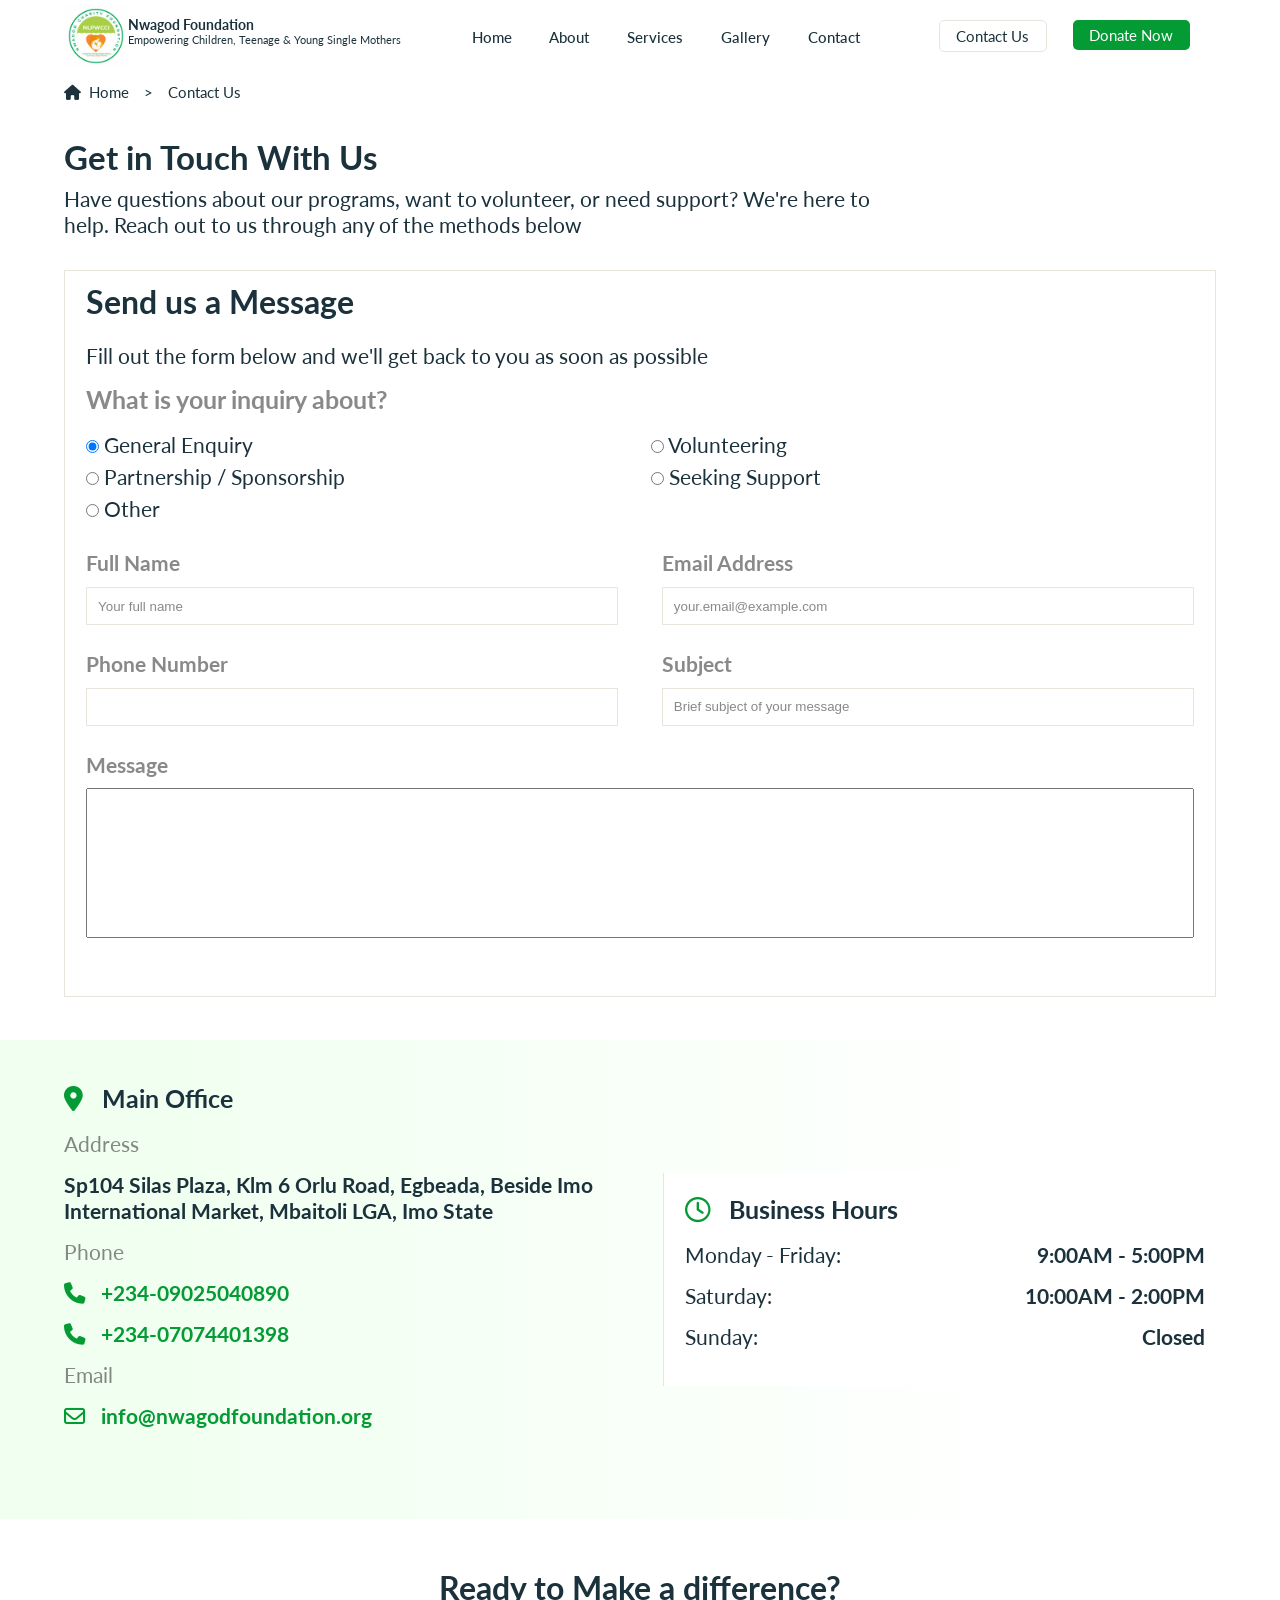
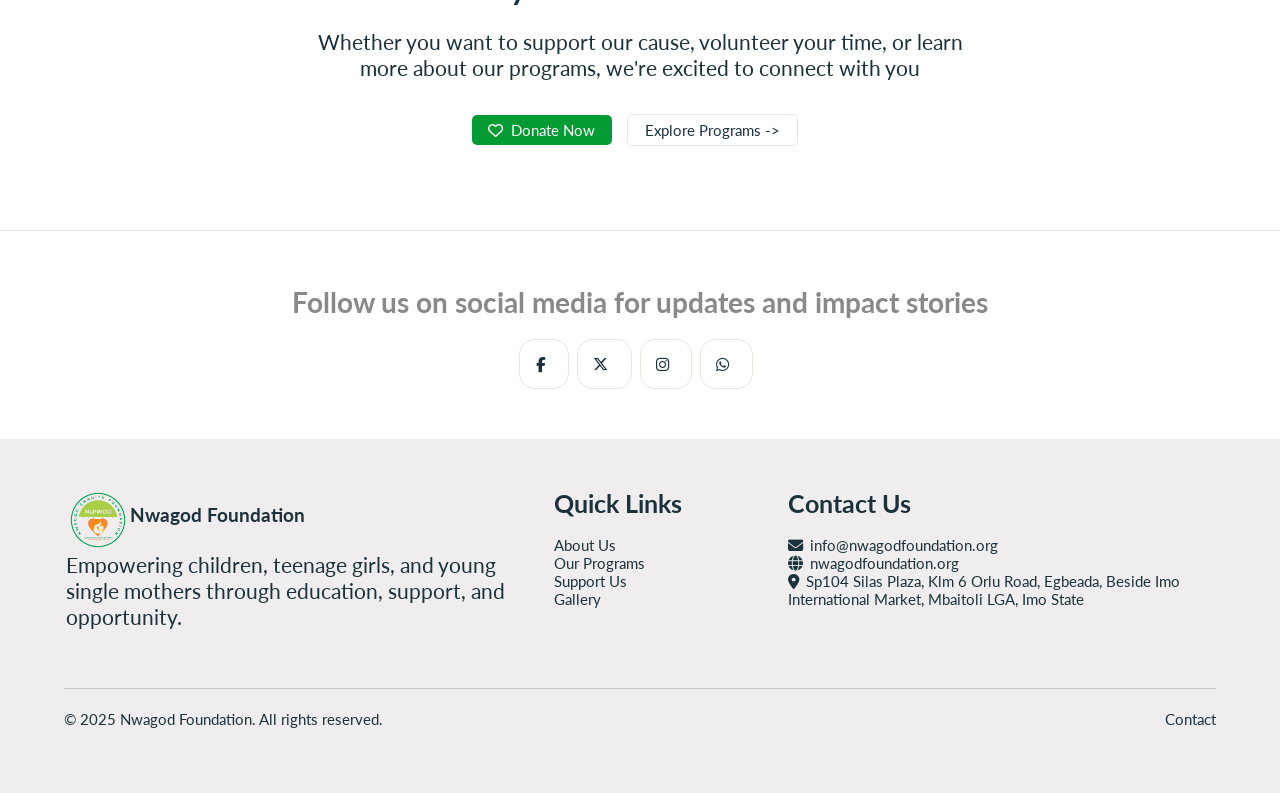
<file: contact.html>
<!DOCTYPE html>
<html lang="en">

<head>
    <meta charset="UTF-8">
    <meta name="viewport" content="width=device-width, initial-scale=1.0">

    <!-- Change this favicon below to project's own -->
    <link rel="icon" type="image/png" sizes="32x32" href="./assets/images/favicon-32x32.png">
    <title>NwaGod Charity | Home</title>

    <!-- Font awesome icons -->
    <link rel="stylesheet" href="https://cdnjs.cloudflare.com/ajax/libs/font-awesome/6.7.2/css/all.min.css"
        integrity="sha512-..." crossorigin="anonymous" />


    <link rel="preconnect" href="https://fonts.googleapis.com">
    <link rel="preconnect" href="https://fonts.gstatic.com" crossorigin>
    <link href="https://fonts.googleapis.com/css2?family=Source+Sans+3:wght@100..900&family=Young+Serif&display=swap"
        rel="stylesheet">
    <link
        href="https://fonts.googleapis.com/css2?family=Source+Sans+3:ital,wght@0,200..900;1,200..900&family=Roboto&family=Lato&display=swap"
        rel="stylesheet">

    <link href="css/style.css" rel="stylesheet">
    <link href="css/nav.css" rel="stylesheet">
    <link href="css/media-queries.css" rel="stylesheet">

</head>

<body>
    <header>
        <div class="container">

            <nav class="navbar">
                <div class="logo">
                    <a href="index.html" class="logo-link">
                        <img alt="NwaGod Foundation Logo" src="images/logo/logo.jpg">
                        <p class="org-meta">
                            <span class="org-name">Nwagod Foundation</span>
                            <span class="org-name-desc-line">Empowering Children, Teenage & Young Single Mothers</span>
                        </p>
                    </a>
                </div>

                <div class="hamburger">
                    <a href="#" class="toggle-button">
                        <span class="bar"></span>
                        <span class="bar"></span>
                        <span class="bar"></span>
                    </a>
                </div>

                <div class="navbar-links">
                    <ul>
                        <li><a href="index.html" class="link">Home</a></li>
                        <li><a href="about.html" class="link">About</a></li>
                        <li><a href="services.html" class="link">Services</a></li>
                        <li><a href="gallery.html" class="link">Gallery</a></li>
                        <li><a href="contact.html" class="link">Contact</a></li>
                    </ul>
                </div>

                <div class="navbar-ctas">
                    <ul>
                        <li><a href="#contact" class="btn btn-white">Contact Us</a></li>
                        <li><a href="#donate" class="btn btn-primary">Donate Now</a></li>
                    </ul>
                </div>

            </nav>
        </div>
    </header>


    <section class="section-breadcrumb">
        <div class="container container-breadcrumb">
            <ul class="breadcrumb">
                <li><a href="index.html"><i class="fa fa-solid fa-house"></i>Home</a></li>
                <li>
                    <p>></p>
                </li>
                <li><a href="contact.html">Contact Us</a></li>
            </ul>
        </div>
    </section>

    <section class="section-contact-hero">
        <div class="container container-contact-hero vpadding-xtra-small">
            <h1>Get in Touch With Us</h1>
            <p>Have questions about our programs, want to volunteer, or need support? We're here to help. Reach out to
                us through any of the methods below</p>
        </div>
    </section>

    <section>
        <div class="container container-contact-form">
            <h2>Send us a Message</h2>
            <p>Fill out the form below and we'll get back to you as soon as possible</p>

            <form>

                <div class="form-set form-set-enquiry-type">
                    <h3 class="text-light-dark">What is your inquiry about?</h3>
                    <div class="form-group">
                        <input type="radio" id="email" name="contact" value="email" checked>
                        <label for="email">General Enquiry</label>
                    </div>

                    <div class="form-group">
                        <input type="radio" id="phone" name="contact" value="phone">
                        <label for="phone">Volunteering</label>
                    </div>

                    <div class="form-group">
                        <input type="radio" id="mail" name="contact" value="mail">
                        <label for="mail">Partnership / Sponsorship</label>
                    </div>

                    <div class="form-group">
                        <input type="radio" id="mail" name="contact" value="mail">
                        <label for="mail">Seeking Support</label>
                    </div>

                    <div class="form-group">
                        <input type="radio" id="mail" name="contact" value="mail">
                        <label for="mail">Other</label>
                    </div>

                </div>

                <div class="form-set form-set-inputs">
                    <!-- <h3 class="text-light-dark">What is your inquiry about?</h3> -->
                    <div class="form-group">
                        <label for="fullName" class="text-light-dark">Full Name</label>
                        <input class="text-light-dark" type="text" id="fullName" name="fullName" value="Your full name">
                    </div>

                    <div class="form-group">
                        <label for="fullName" class="text-light-dark">Email Address</label>
                        <input class="text-light-dark" type="email" id="email" name="email"
                            value="your.email@example.com">
                    </div>

                    <div class="form-group">
                        <label for="fullName" class="text-light-dark">Phone Number</label>
                        <input class="text-light-dark" type="number" id="phoneNumber" name="phoneNumber"
                            value="Phone Number Here">
                    </div>

                    <div class="form-group">
                        <label for="fullName" class="text-light-dark">Subject</label>
                        <input class="text-light-dark" type="text" id="subject" name="subject"
                            value="Brief subject of your message">
                    </div>

                    <div class="form-group">
                        <label for="fullName" class="text-light-dark">Message</label>
                        <textarea class="text-light-dark" id="message" name="message"></textarea>
                    </div>

                </div>
            </form>
        </div>
    </section>

    <section class="section-contact-meta">
        <div class="container container-contact-meta vpadding-small">
            <div class="contacts">
                <div class="contact">
                    <h3> <i class="fa fa-solid fa-location-dot text-color-green"></i> Main Office</h3>
                    <p class="text-light-dark">Address</p>
                    <h4>Sp104 Silas Plaza, Klm 6 Orlu Road, Egbeada, Beside Imo International Market, Mbaitoli LGA, Imo
                        State</h4>
                </div>

                <div class="contact">
                    <p class="text-light-dark">Phone</p>
                    <h4 class="text-color-green"> <i class="fa fa-solid fa-phone"></i> +234-09025040890</h4>
                    <h4 class="text-color-green"> <i class="fa fa-solid fa-phone"></i> +234-07074401398</h4>
                </div>


                <div class="contact">
                    <p class="text-light-dark">Email</p>
                    <h4 class="text-color-green"> <i class="fa fa-regular fa-envelope"></i> info@nwagodfoundation.org</h4>
                </div>
            </div>

            <div class="business-hours">
                <h3> <i class="fa fa-regular fa-clock text-color-green"></i> Business Hours</h3>
                <p class="biz-details"><span>Monday - Friday:</span> <span class="text-bold">9:00AM - 5:00PM</span></p>
                <p class="biz-details"><span>Saturday:</span> <span class="text-bold">10:00AM - 2:00PM</span></p>
                <p class="biz-details"><span>Sunday:</span> <span class="text-bold">Closed</span></p>
            </div>

        </div>
    </section>

    
    <section class="section-ctas">
        <div class="container container-ctas vpadding-medium">
            <h2 class="section-title">Ready to Make a difference?</h2>
            <p class="section-description">
               Whether you want to support our cause, volunteer your time, or learn more about our programs, we're excited to connect with you
            </p>

            <p>
                <a href="#" class="btn btn-primary"><i class="fa fa-regular fa-heart"></i>Donate Now</a>
                <a href="#" class="btn btn-transparent">Explore Programs -></a>
            </p>
        </div>
        <span class="horizontal-rule"></span>
        <!-- <hr> -->
    </section>


    <section class="section-socials">
        <div class="container container-socials vpadding-medium">
            <h3 class="text-light-dark text-center">Follow us on social media for updates and impact stories</h3>
            <ul class="ul-socials">
                <li><i class="fa fa-brands fa-facebook-f"></i></li>
                <li><i class="fa fa-brands fa-x-twitter"></i></li>
                <li><i class="fa fa-brands fa-instagram"></i></li>
                <li><i class="fa fa-brands fa-whatsapp"></i></li>
            </ul>
        </div>
    </section>



    <footer class="section-footer">
        <div class="container container-footer vpadding-medium">
            <div class="footer-row1">
                <div class="footer-brief">
                    <div class="logo">
                        <a href="index.html" class="logo-link">
                            <img alt="NwaGod Foundation Logo" src="images/logo/logo-transparent.png" style="width:">
                            <p class="org-meta">
                                <span class="org-name" style="font-size: 1.3em;">Nwagod Foundation</span>
                            </p>
                        </a>
                    </div>

                    <p>
                        Empowering children, teenage girls, and young single mothers through education, support, and
                        opportunity.
                    </p>
                </div>

                <div class="quick-links">
                    <h3>Quick Links</h3>
                    <ul>
                        <li><a href="about.html">About Us</a></li>
                        <li><a href="programs.html">Our Programs</a></li>
                        <li><a href="programs.html">Support Us</a></li>
                        <li><a href="contact.html">Gallery</a></li>
                    </ul>
                </div>

                <div class="footer-contact">
                    <h3>Contact Us</h3>
                    <ul>
                        <li><i class="fa fa-solid fa-envelope"></i>info@nwagodfoundation.org</li>
                        <li><i class="fa fa-solid fa-globe"></i>nwagodfoundation.org</li>
                        <li><i class="fa fa-solid fa-location-dot"></i>Sp104 Silas Plaza, Klm 6 Orlu Road, Egbeada,
                            Beside Imo International Market, Mbaitoli LGA, Imo State</li>
                    </ul>
                </div>
            </div>

            <div class="footer-row2">
                <div class="copyrights">
                    <ul>
                        <li><span>&copy; 2025 Nwagod Foundation. All rights reserved.</span></li>
                        <li><a href="contact.html">Contact</a></li>
                    </ul>
                    <p></p>
                </div>
            </div>

        </div>
    </footer>


    <script src="js/nav.js"></script>
    <script src="js/testimonials-slider.js"></script>
    <script src="js/scroll.js"></script>
</body>

</html>
</file>
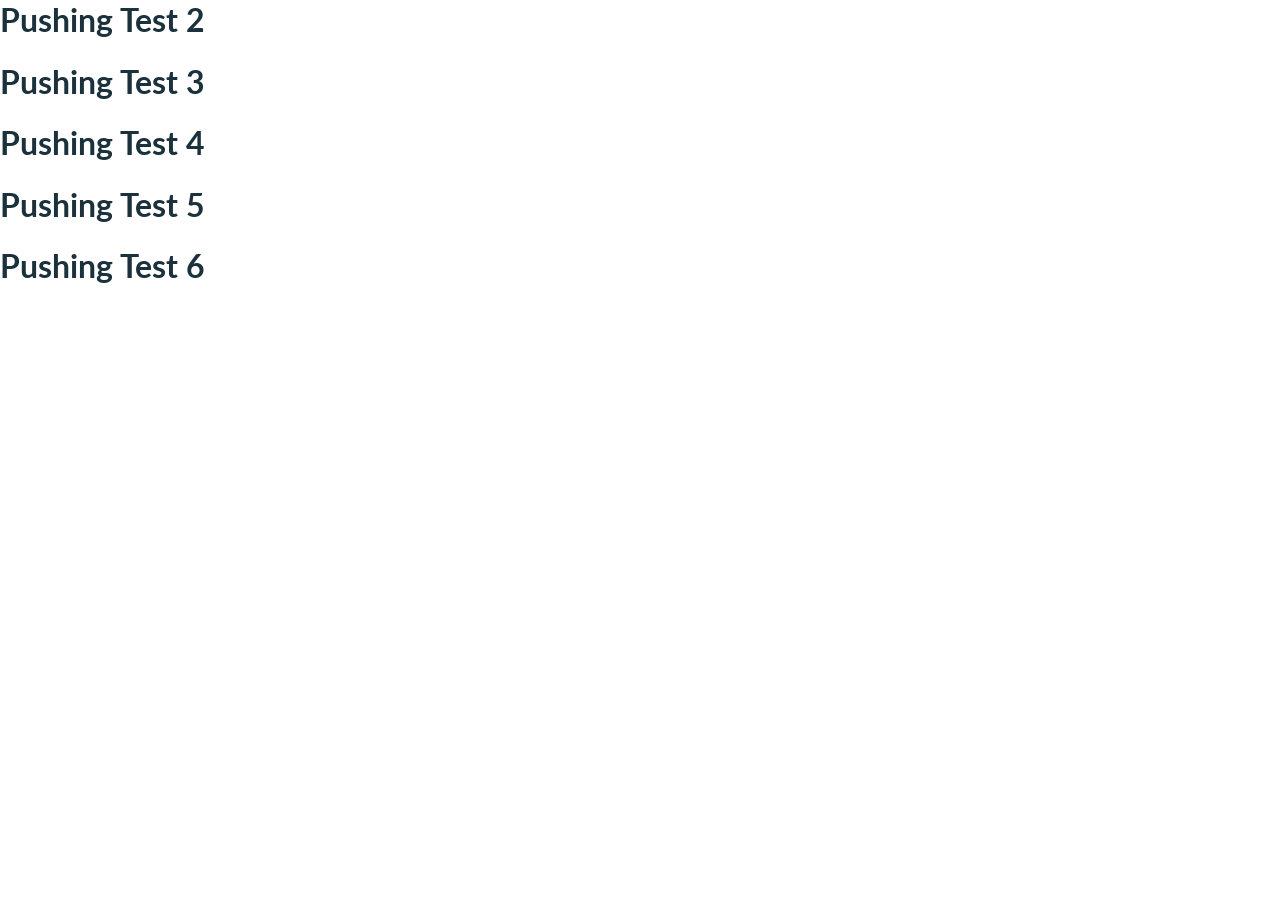
<file: push-tests.html>
<!DOCTYPE html>
<html lang="en">

<head>
    <meta charset="UTF-8">
    <meta name="viewport" content="width=device-width, initial-scale=1.0">

    <!-- Change this favicon below to project's own -->
    <link rel="icon" type="image/png" sizes="32x32" href="./assets/images/favicon-32x32.png">
    <title>NwaGod Charity | Home</title>

    <!-- Font awesome icons -->
    <link rel="stylesheet" href="https://cdnjs.cloudflare.com/ajax/libs/font-awesome/6.7.2/css/all.min.css"
        integrity="sha512-..." crossorigin="anonymous" />


    <link rel="preconnect" href="https://fonts.googleapis.com">
    <link rel="preconnect" href="https://fonts.gstatic.com" crossorigin>
    <link href="https://fonts.googleapis.com/css2?family=Source+Sans+3:wght@100..900&family=Young+Serif&display=swap"
        rel="stylesheet">
    <link
        href="https://fonts.googleapis.com/css2?family=Lato:ital,wght@0,200..900;1,200..900&family=Roboto&display=swap"
        rel="stylesheet">

    <link href="css/style.css" rel="stylesheet">
    <link href="css/nav.css" rel="stylesheet">
    <link href="css/media-queries.css" rel="stylesheet">

</head>

<body>
    <h2>Pushing Test 2</h2>
    <h2>Pushing Test 3</h2>
    <h2>Pushing Test 4</h2>
    <h2>Pushing Test 5</h2>
    <h2>Pushing Test 6</h2>
</body>

</html>
</file>
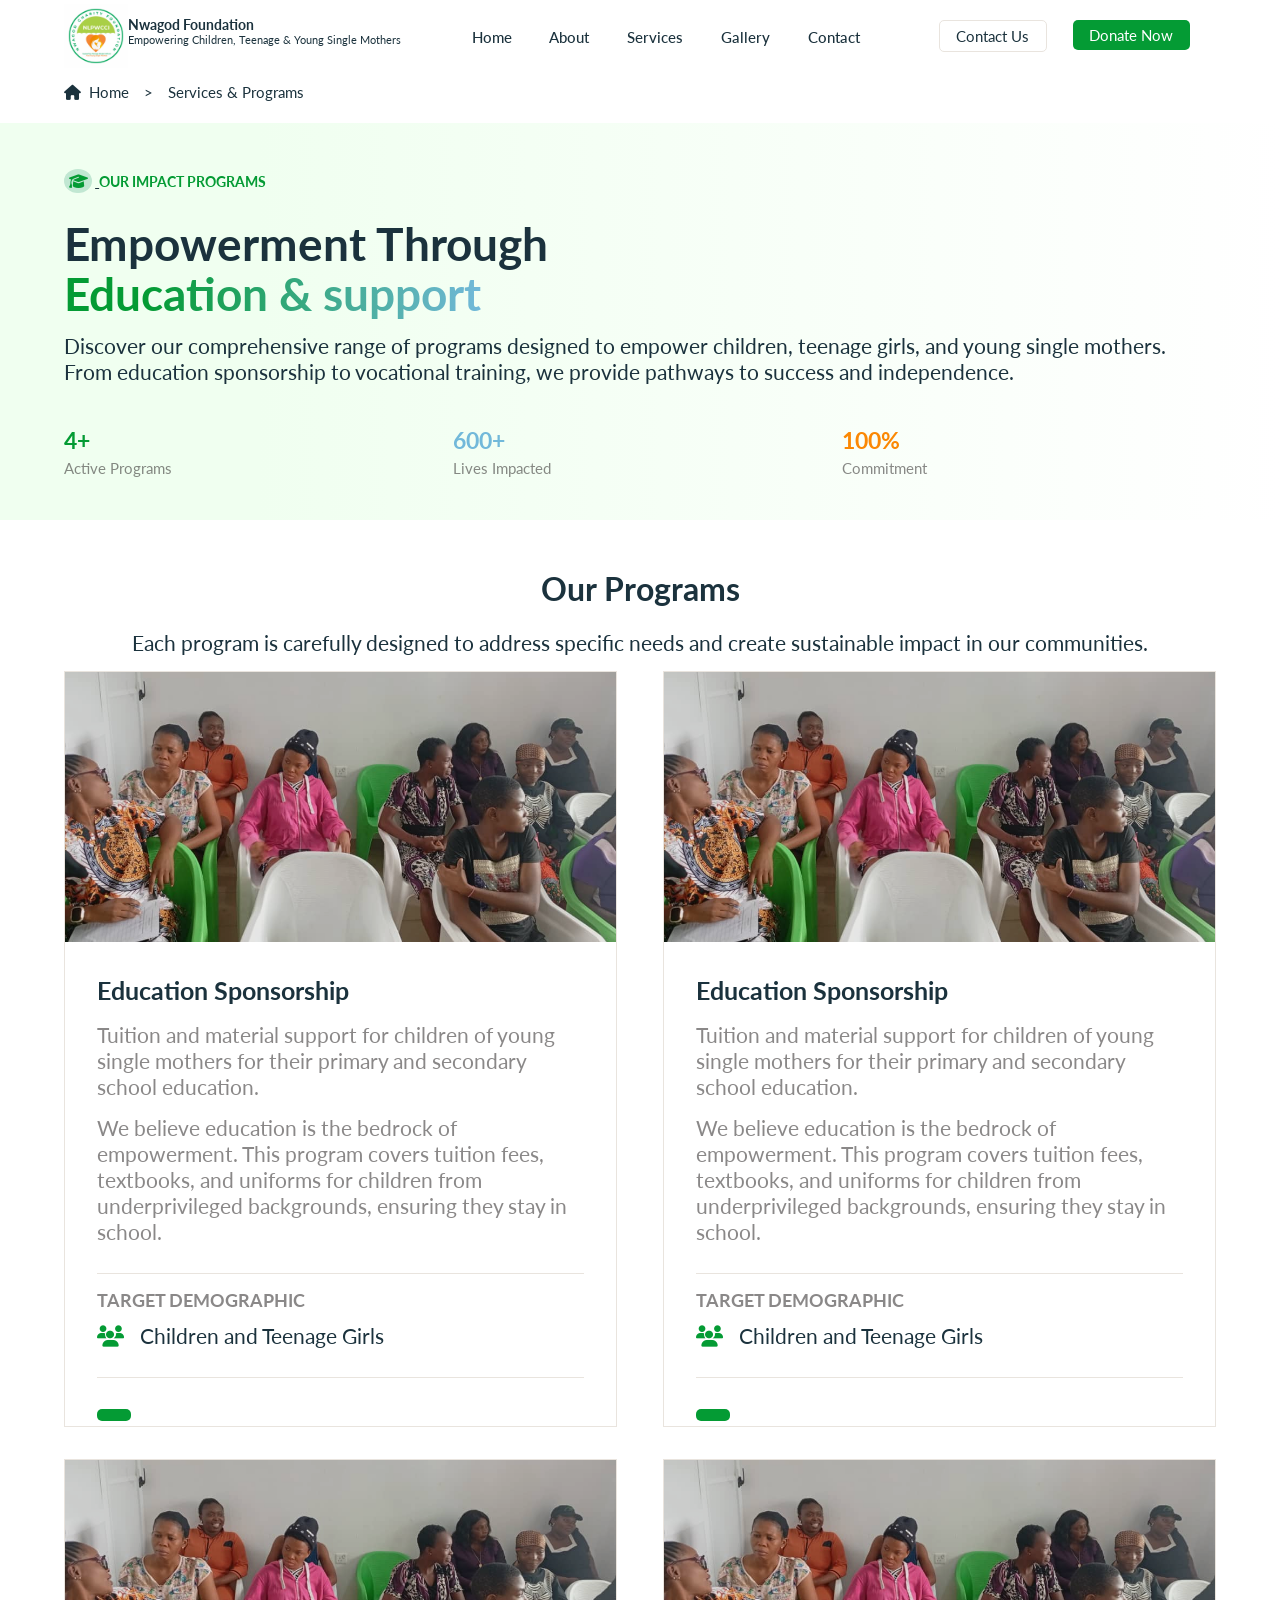
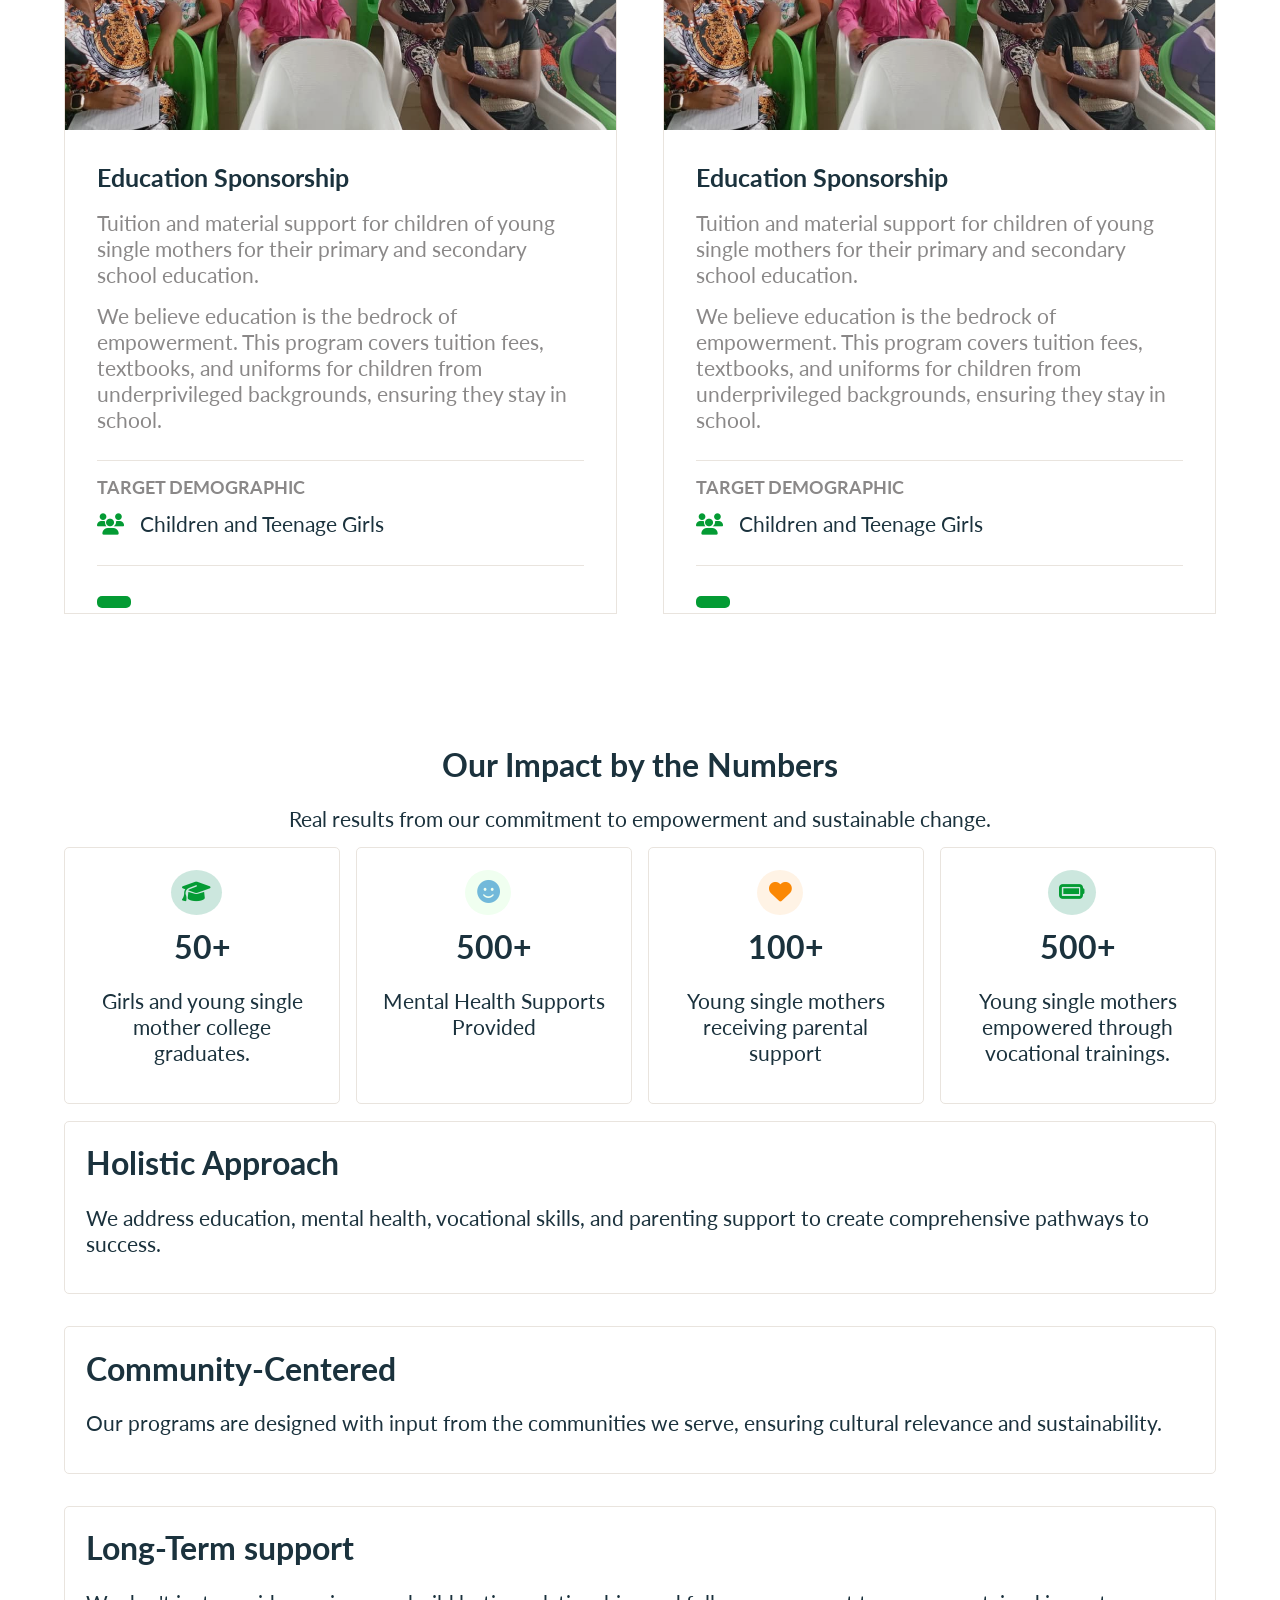
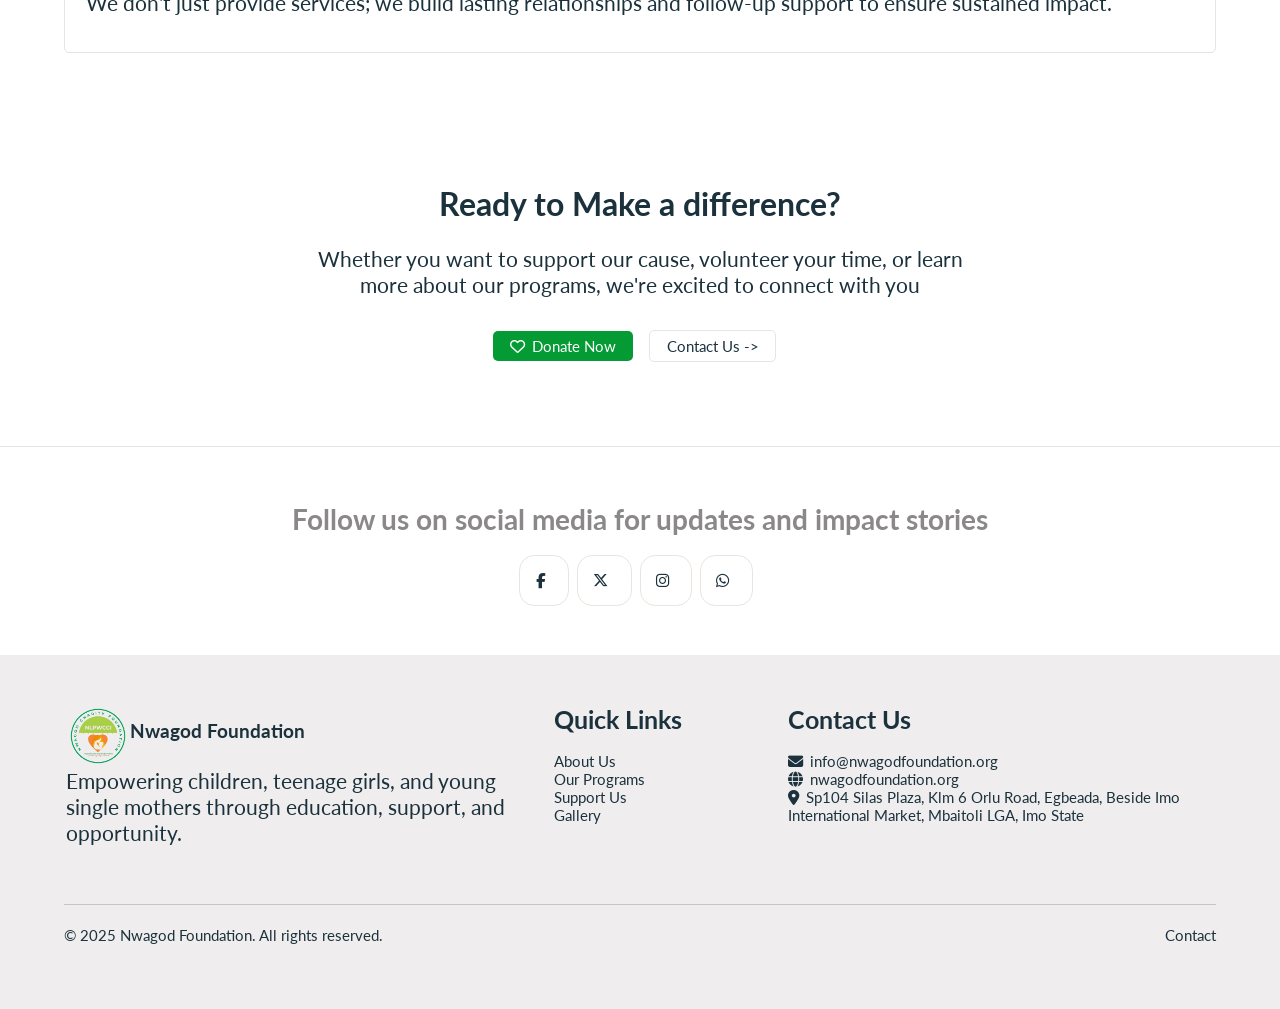
<file: services.html>
<!DOCTYPE html>
<html lang="en">

<head>
    <meta charset="UTF-8">
    <meta name="viewport" content="width=device-width, initial-scale=1.0">

    <!-- Change this favicon below to project's own -->
    <link rel="icon" type="image/png" sizes="32x32" href="./assets/images/favicon-32x32.png">
    <title>NwaGod Charity | Services</title>

    <!-- Font awesome icons -->
    <link rel="stylesheet" href="https://cdnjs.cloudflare.com/ajax/libs/font-awesome/6.7.2/css/all.min.css"
        integrity="sha512-..." crossorigin="anonymous" />


    <link rel="preconnect" href="https://fonts.googleapis.com">
    <link rel="preconnect" href="https://fonts.gstatic.com" crossorigin>
    <link href="https://fonts.googleapis.com/css2?family=Source+Sans+3:wght@100..900&family=Young+Serif&display=swap"
        rel="stylesheet">
    <link
        href="https://fonts.googleapis.com/css2?family=Source+Sans+3:ital,wght@0,200..900;1,200..900&family=Roboto&family=Lato&display=swap"
        rel="stylesheet">

    <link href="css/style.css" rel="stylesheet">
    <link href="css/nav.css" rel="stylesheet">
    <link href="css/media-queries.css" rel="stylesheet">

</head>

<body>
    <header>
        <div class="container">

            <nav class="navbar">
                <div class="logo">
                    <a href="index.html" class="logo-link">
                        <img alt="NwaGod Foundation Logo" src="images/logo/logo.jpg">
                        <p class="org-meta">
                            <span class="org-name">Nwagod Foundation</span>
                            <span class="org-name-desc-line">Empowering Children, Teenage & Young Single Mothers</span>
                        </p>
                    </a>
                </div>

                <div class="hamburger">
                    <a href="#" class="toggle-button">
                        <span class="bar"></span>
                        <span class="bar"></span>
                        <span class="bar"></span>
                    </a>
                </div>

                <div class="navbar-links">
                    <ul>
                        <li><a href="index.html" class="link">Home</a></li>
                        <li><a href="about.html" class="link">About</a></li>
                        <li><a href="services.html" class="link">Services</a></li>
                        <li><a href="gallery.html" class="link">Gallery</a></li>
                        <li><a href="contact.html" class="link">Contact</a></li>
                    </ul>
                </div>

                <div class="navbar-ctas">
                    <ul>
                        <li><a href="#contact" class="btn btn-white">Contact Us</a></li>
                        <li><a href="#donate" class="btn btn-primary">Donate Now</a></li>
                    </ul>
                </div>

            </nav>
        </div>
    </header>


    <section class="section-breadcrumb">
        <div class="container container-breadcrumb">
            <ul class="breadcrumb">
                <li><a href="index.html"><i class="fa fa-solid fa-house"></i>Home</a></li>
                <li>
                    <p>></p>
                </li>
                <li><a href="services.html">Services & Programs</a></li>
            </ul>
        </div>
    </section>

    <section class="section-services-hero">
        <div class="container container-services-hero vpadding-small">
            <div>
                <a href="javascript:void">
                    <i class="fa fa-solid fa-graduation-cap services-fa"></i>
                </a>
                <span class="rider-2">Our Impact Programs</span>
                <br> <br>
                <h1>Empowerment Through <br> <span class="text-fading-green">Education & support</span></h1>
                <p>Discover our comprehensive range of programs designed to empower children, teenage girls, and young
                    single mothers. From education sponsorship to vocational training, we provide pathways to success
                    and independence.</p> <br>

                <ul class="hero-stats">
                    <li class="hero-stat">
                        <h2>4+</h2>
                        <span class="hero-stat-text text-light-dark">Active Programs</span>
                    </li>

                    <li class="hero-stat">
                        <h2>600+</h2>
                        <span class="hero-stat-text text-light-dark">Lives Impacted</span>
                    </li>

                    <li class="hero-stat">
                        <h2>100%</h2>
                        <span class="hero-stat-text text-light-dark">Commitment</span>
                    </li>
                </ul>
            </div>
        </div>
    </section>



    <section class="section-srvcs-programs">
        <div class="container container-srvcs-programs vpadding-medium">
            <h2 class="section-title">Our Programs</h2>
            <p class="section-description">
                Each program is carefully designed to address specific needs and create sustainable impact in our
                communities.
            </p>

            <div class="program-articles">
                <article class="program-article">
                    <img alt="" src="./images/gallery/computer-skill-training-session.jpeg">

                    <div class="program-details">
                        <h3>Education Sponsorship</h3>
                        <p class="text-light-dark">Tuition and material support for children of young single mothers for
                            their primary and secondary school education.</p>
                        <p class="bottom-bordered text-light-dark">We believe education is the bedrock of empowerment.
                            This program covers tuition fees,
                            textbooks, and uniforms for children from underprivileged backgrounds, ensuring they stay in
                            school.</p>
                        <div class="program-demog bottom-bordered">
                            <h5 class="text-light-dark">Target Demographic</h5>
                            <span>
                                <i class="fa fa-solid fa-users"></i>
                                Children and Teenage Girls
                            </span>
                        </div>

                        <a href="javascript:void" class="btn btn-primary"></a>
                    </div>

                </article>

                <article class="program-article">
                    <img alt="" src="./images/gallery/computer-skill-training-session.jpeg">

                    <div class="program-details">
                        <h3>Education Sponsorship</h3>
                        <p class="text-light-dark">Tuition and material support for children of young single mothers for
                            their primary and secondary school education.</p>
                        <p class="bottom-bordered text-light-dark">We believe education is the bedrock of empowerment.
                            This program covers tuition fees,
                            textbooks, and uniforms for children from underprivileged backgrounds, ensuring they stay in
                            school.</p>
                        <div class="program-demog bottom-bordered">
                            <h5 class="text-light-dark">Target Demographic</h5>
                            <span>
                                <i class="fa fa-solid fa-users"></i>
                                Children and Teenage Girls
                            </span>
                        </div>

                        <a href="javascript:void" class="btn btn-primary"></a>
                    </div>

                </article>

                <article class="program-article">
                    <img alt="" src="./images/gallery/computer-skill-training-session.jpeg">

                    <div class="program-details">
                        <h3>Education Sponsorship</h3>
                        <p class="text-light-dark">Tuition and material support for children of young single mothers for
                            their primary and secondary school education.</p>
                        <p class="bottom-bordered text-light-dark">We believe education is the bedrock of empowerment.
                            This program covers tuition fees,
                            textbooks, and uniforms for children from underprivileged backgrounds, ensuring they stay in
                            school.</p>
                        <div class="program-demog bottom-bordered">
                            <h5 class="text-light-dark">Target Demographic</h5>
                            <span>
                                <i class="fa fa-solid fa-users"></i>
                                Children and Teenage Girls
                            </span>
                        </div>

                        <a href="javascript:void" class="btn btn-primary"></a>
                    </div>

                </article>


                <article class="program-article">
                    <img alt="" src="./images/gallery/computer-skill-training-session.jpeg">

                    <div class="program-details">
                        <h3>Education Sponsorship</h3>
                        <p class="text-light-dark">Tuition and material support for children of young single mothers for
                            their primary and secondary school education.</p>
                        <p class="bottom-bordered text-light-dark">We believe education is the bedrock of empowerment.
                            This program covers tuition fees,
                            textbooks, and uniforms for children from underprivileged backgrounds, ensuring they stay in
                            school.</p>
                        <div class="program-demog bottom-bordered">
                            <h5 class="text-light-dark">Target Demographic</h5>
                            <span>
                                <i class="fa fa-solid fa-users"></i>
                                Children and Teenage Girls
                            </span>
                        </div>

                        <a href="javascript:void" class="btn btn-primary"></a>
                    </div>

                </article>

            </div>

        </div>

    </section>


    <section class="section-stats">
        <div class="container container-stats vpadding-medium">

            <h2 class="section-title">Our Impact by the Numbers</h2>
            <p class="section-description">
                Real results from our commitment to empowerment and sustainable change.
            </p>

            <div class="stats-data">
                <article class="stats-item">
                    <a href="javascript:void">
                        <i class="fa fa-solid fa-graduation-cap stats-fa stats-fa-greeny"></i>
                    </a>
                    <h2 class="stat-number">50+</h2>
                    <p class="stat-description">Girls and young single mother college graduates.</p>
                </article>

                <article class="stats-item">
                    <a href="javascript:void">
                        <i class="fa fa-solid fa-face-smile stats-fa stats-fa-bluey"></i>
                    </a>
                    <h2 class="stat-number">500+</h2>
                    <p class="stat-description">Mental Health Supports Provided</p>
                </article>

                <article class="stats-item">
                    <a href="javascript:void">
                        <i class="fa fa-solid fa-heart stats-fa stats-fa-accenty"></i>
                    </a>
                    <h2 class="stat-number">100+</h2>
                    <p class="stat-description">Young single mothers receiving parental support</p>
                </article>

                <article class="stats-item">
                    <a href="javascript:void">
                        <i class="fa fa-solid fa-battery-full stats-fa stats-fa-greeny"></i>
                    </a>
                    <h2 class="stat-number">500+</h2>
                    <p class="stat-description">Young single mothers empowered through
                        vocational trainings.</p>
                </article>
            </div>


            <div class="stats-more">
                <article class="dstat">
                    <h2 class="stat-number">Holistic Approach</h2>
                    <p class="stat-description">We address education, mental health, vocational skills, and parenting
                        support to create comprehensive pathways to success.</p>
                </article>

                <article class="dstat">
                    <h2 class="stat-number">Community-Centered</h2>
                    <p class="stat-description">Our programs are designed with input from the communities we serve,
                        ensuring cultural relevance and sustainability.</p>
                </article>

                <article class="dstat">
                    <h2 class="stat-number">Long-Term support</h2>
                    <p class="stat-description">We don't just provide services; we build lasting relationships and
                        follow-up support to ensure sustained impact.</p>
                </article>
            </div>

        </div>

    </section>

    <section class="section-ctas">
        <div class="container container-ctas vpadding-medium">
            <h2 class="section-title">Ready to Make a difference?</h2>
            <p class="section-description">
                Whether you want to support our cause, volunteer your time, or learn more about our programs, we're
                excited to connect with you
            </p>

            <p>
                <a href="#" class="btn btn-primary"><i class="fa fa-regular fa-heart"></i>Donate Now</a>
                <a href="#" class="btn btn-transparent">Contact Us -></a>
            </p>
        </div>
        <span class="horizontal-rule"></span>
        <!-- <hr> -->
    </section>


    <section class="section-socials">
        <div class="container container-socials vpadding-medium">
            <h3 class="text-light-dark text-center">Follow us on social media for updates and impact stories</h3>
            <ul class="ul-socials">
                <li><i class="fa fa-brands fa-facebook-f"></i></li>
                <li><i class="fa fa-brands fa-x-twitter"></i></li>
                <li><i class="fa fa-brands fa-instagram"></i></li>
                <li><i class="fa fa-brands fa-whatsapp"></i></li>
            </ul>
        </div>
    </section>



    <footer class="section-footer">
        <div class="container container-footer vpadding-medium">
            <div class="footer-row1">
                <div class="footer-brief">
                    <div class="logo">
                        <a href="index.html" class="logo-link">
                            <img alt="NwaGod Foundation Logo" src="images/logo/logo-transparent.png" style="width:">
                            <p class="org-meta">
                                <span class="org-name" style="font-size: 1.3em;">Nwagod Foundation</span>
                            </p>
                        </a>
                    </div>

                    <p>
                        Empowering children, teenage girls, and young single mothers through education, support, and
                        opportunity.
                    </p>
                </div>

                <div class="quick-links">
                    <h3>Quick Links</h3>
                    <ul>
                        <li><a href="about.html">About Us</a></li>
                        <li><a href="programs.html">Our Programs</a></li>
                        <li><a href="programs.html">Support Us</a></li>
                        <li><a href="contact.html">Gallery</a></li>
                    </ul>
                </div>

                <div class="footer-contact">
                    <h3>Contact Us</h3>
                    <ul>
                        <li><i class="fa fa-solid fa-envelope"></i>info@nwagodfoundation.org</li>
                        <li><i class="fa fa-solid fa-globe"></i>nwagodfoundation.org</li>
                        <li><i class="fa fa-solid fa-location-dot"></i>Sp104 Silas Plaza, Klm 6 Orlu Road, Egbeada,
                            Beside Imo International Market, Mbaitoli LGA, Imo State</li>
                    </ul>
                </div>
            </div>

            <div class="footer-row2">
                <div class="copyrights">
                    <ul>
                        <li><span>&copy; 2025 Nwagod Foundation. All rights reserved.</span></li>
                        <li><a href="contact.html">Contact</a></li>
                    </ul>
                    <p></p>
                </div>
            </div>

        </div>
    </footer>


    <script src="js/nav.js"></script>
    <script src="js/testimonials-slider.js"></script>
    <script src="js/scroll.js"></script>
</body>

</html>
</file>
<file: css/style.css>
html {
    font-size: 90%;
}

:root {
    --white: hsl(0, 0%, 100%);
    --whitepure: #fff;

    --dark: #1b323d;
    --darl-1: rgb(34, 38, 42);
    --transparent-dark: hsla(195, 6%, 74%, 0.8);
    --overlayer: rgba(0, 0, 0, 0.5);

    --deepgreen: #049b34;
    --transparent-green: hsla(160, 96%, 27%, 0.2);
    --lightgreen: #4bb06b;

    --light-blue: hsl(199, 58%, 65%);
    --transparent-blue: hsla(99, 58%, 65%, 0.2);

    --deepyellow: #f0aa5ae1;
    --deepbrown: #850103;

    --accent: hsl(32, 97%, 50%);
    --transparent-accent: hsla(32, 97%, 50%, 0.1);

    --ashy: #e9e4de;
    --ashy2: hwb(20 78% 19% / 0.327);
    --light-gray: #f5f7f8;
}

* {
    box-sizing: border-box;
    margin: 0;
}

body {
    margin: 0;
    font-family: 'Lato', 'Roboto', 'Source Sans 3';
    font-size: clamp(1rem, .6rem + 1vw, 2rem);
    color: var(--dark);
}

a,
ul,
button {
    font-family: inherit;
    color: var(--dark-1);
    font-size: clamp(.4rem, .7rem + .4vw, 2rem);
}

a[href="javascript:void"] {
    cursor: default;
}

p,
h1,
h2,
h3,
h4,
h5,
h6 {
    margin-bottom: .7em;
}



h1 {
    font-size: clamp(1rem, 1rem + 3vw, 6rem);
    font-weight: 700;
    line-height: 1.1;
    margin-bottom: .6em;
    max-width: 90%;
}


/*==================================*/
/* Utility Classes */
/*==================================*/

.container {
    width: 90%;
    margin: 0 auto;
}

.container-fluid {
    width: 100%;
    /* margin: 0 auto; */
}

.flex-column {
    display: flex;
    flex-direction: column;
}

.vpadding-large {
    padding: 4em 0;
}

.vpadding-medium {
    padding: 2.3em 0;
}

.vpadding-small {
    padding: 2em 0;
}

.vpadding-xtra-small {
    padding: .8em 0;
}


.flex-row {
    display: flex;
}

.text-center {
    text-align: center;
}



/*==================================*/
/* Font awesome icons */
/*==================================*/
.fa {
    margin-right: .5em;
}



/*==================================*/
/* Headings */
/*==================================*/
.sub-heading {
    color: var(--deepyellow);
    text-transform: uppercase;
    font-weight: 400;
    margin-bottom: 0;
}

.heading {
    color: var(--deepblue);
    text-transform: capitalize;
}



/*==================================*/
/* Buttons */
/*==================================*/

.btn {
    display: inline-block;
    padding: .4em 1.1em;
    margin-right: .7em;
    text-decoration: none;
    border-radius: 5px;
}

.btn-white {
    background-color: var(--white);
    border: solid 1px var(--ashy);
}

.btn-white:hover {
    background-color: var(--accent);
}

.btn-primary {
    background-color: var(--deepgreen);
    color: var(--white);
}

.btn-primary:hover {
    background-color: var(--lightgreen);
}

.btn-lightblue {
    background-color: var(--light-blue);
    color: var(--white);
}

.btn-clear {
    background-color: var(--transparent-dark);
    color: var(--white);
    border: solid 1px var(--ashy);
}

.btn-clear-unbordered {
    background-color: var(--transparent-dark);
    color: var(--white);
}

.btn-transparent {
    background-color: inherit;
    border: solid 1px var(--ashy);
}

.btn-transparent-unbordered {
    background-color: none;
    color: var(--deepgreen);
}

.btn-link-casual {
    color: var(--deepyellow);
    width: 100%;
    margin: 0 auto;
    text-align: center;
}

.btn-rounded {
    border-radius: 50px;
}

.btn-circle {
    border-radius: 50%;
}



.red-test-border {
    border: solid 1px red;
}

/* ============================= */
/* Nav section */
/* ============================= */



/* ============================= */
/* Sections Classes Styles */
/* ============================= */

.section-hero {
    color: var(--white);
    /* background-image: url("../images/banner1.png"); */
    background-size: cover;
    position: relative;
    z-index: 1;
}

.container-hero {
    min-height: inherit;
    justify-content: center;
    align-items: center;
    text-align: center;
}

.hero-overlay {
    background-color: var(--transparent-dark);
}

.hero-rider {
    width: 90%;
    margin-bottom: 1.5em;
}

.iconn {
    height: 30px;
    width: 30px;
    border: solid 1px var(--accent);
}


/* 1. The wrapper handles the sticky behavior and overall dimensions */
.hero-wrapper {
    position: sticky;
    top: 0;
    height: 100vh;
    overflow: hidden;
}

/* 2. The background element is positioned absolutely within the wrapper */
.hero-background {
    position: absolute;
    top: 0;
    left: 0;
    width: 100%;
    height: 100%;
    background-image: url('../images/banner1.png');
    background-size: cover;
    background-position: center;
    z-index: -1;
}

/* 3. The content sits on top */
.hero-content {
    position: relative;
    /* Necessary for z-index to work if you need it */
    z-index: 1;
    display: flex;
    flex-direction: column;
    justify-content: center;
    align-items: center;
    height: 100%;
    color: white;
    /* Example text color */
    text-shadow: 2px 2px 4px rgba(0, 0, 0, 0.5);
}


/*==================================*/
/* Featured Gallery section */
/*==================================*/
.container-impact-gallery {
    display: flex;
    flex-direction: column;
    align-items: center;
}

.section-title,
.section-description {
    text-align: center;
}

.featured-gallery-items {
    width: 100%;
    display: flex;
    flex-direction: column;
}

.gallery-item-overlay {
    position: absolute;
    top: 0;
    left: 0;
    width: 100%;
    height: 50vh;
    background-color: var(--overlayer);
    opacity: 0;
    z-index: 1;
}

.featured-gallery-item {
    border-radius: 2px;
    border: solid 1px var(--ashy);
    position: relative;
    overflow: hidden;
    margin-bottom: 3em;
    width: 100%;
    height: 60vh;
    cursor: pointer;
}

/* 
.featured-gallery-video{
    border-radius: 5px;
    border: solid 1px var(--ashy);
    position: relative;
    overflow: hidden;
    margin-bottom: 3em;
    width: 100%;
    height: 60vh;
    cursor: pointer;
} */

.image-container {
    position: relative;
    overflow: hidden;
    width: 100%;
    height: 50vh;
    cursor: pointer;
    border-bottom: solid 2px var(--ashy);
}

.featured-gallery-image {
    width: 100%;
    height: 100%;
    min-height: 100%;
    object-fit: contain;
    /* object-position: top; */
    /* border-bottom: solid 2px var(--ashy); */
    display: block;
    transition: transform 0.5s ease, filter 0.5s ease;
    filter: brightness(90%);
}

.featured-gallery-item:hover .featured-gallery-image {
    transform: scale(1.14);
    filter: brightness(50%);
}

.featured-gallery-item:hover .gallery-item-content-inner {
    opacity: 1;
}

.featured-gallery-item:hover .gallery-item-overlay {
    opacity: .6;
    transform: scale(1.14);
}

.btn-gallery-video,
.btn-gallery-photo,
.gallery-item-content-inner,
.gallery-item-content-outer {
    position: absolute;
}

.btn-gallery-video,
.btn-gallery-photo {
    top: 1em;
    left: 1em;
    z-index: 2;
    border: none;
}

.btn-gallery-video {
    background-color: var(--accent);
}

.btn-gallery-photo {
    background-color: var(--deepgreen);
}

.gallery-item-content-inner {
    color: var(--white);
    bottom: 5em;
    left: 1em;
    z-index: 2;
    /* background-color: rgba(0, 0, 0, 0.5); */
    opacity: 0;
    transition: opacity 0.5s ease;
}

.gallery-item-content-outer {
    margin-left: 1em;
    bottom: 0;
}

.gallery-item-content-inner h3,
.gallery-item-content-inner p {
    font-size: clamp(.5rem, .5rem + 1.5vw, 2rem);
}

.gallery-item-content-outer h3,
.gallery-item-content-outer p {
    font-size: clamp(.5rem, .5rem + 2vw, 2rem);
}

.gallery-item-description {
    margin-bottom: 0;
}

iframe {
    width: 100%;
    height: 100%;
}


/*==================================*/
/* Section Statistics */
/*==================================*/

.container-testimonials,
.container-programs,
.container-stats,
.container-ctas,
.container-contact,
.container-send-message {
    display: flex;
    flex-direction: column;
    align-items: center;
}

.stats-item {
    border: solid 1px var(--ashy);
    border-radius: 5px;
    padding: 1em;
    text-align: center;
    margin-bottom: .8em;
}

.stats-fa {
    font-size: 1.5em;
    border-radius: 50%;
    margin-bottom: .5em;
    padding: .5em;
}


.stats-fa-greeny {
    background-color: var(--transparent-green);
    color: var(--deepgreen);
}

.stats-fa-bluey {
    background-color: #f0fff0;
    color: var(--light-blue);
}

.stats-fa-accenty {
    background-color: var(--transparent-accent);
    color: var(--accent);
}

.programs-data {
    display: flex;
    flex-direction: column;
}

.programs-fa {
    font-size: 2em;
    background-color: var(--transparent-green);
    color: var(--deepgreen);
    border-radius: 10%;
    margin-bottom: .5em;
    padding: .4em;
}

.program-item {
    border: solid 1px var(--light-blue);
    border-radius: 5px;
    padding: 1em;
    margin-bottom: .8em;
    background-color: var(--transparent-green);
}

.program-title {
    color: var(--deepgreen);
}

.program-item:nth-child(3n) {
    border: solid 1px var(--accent);
    border-radius: 5px;
    padding: 1em;
    margin-bottom: .8em;
    background-color: var(--transparent-accent);
}

.program-item:nth-child(3n) .programs-fa {
    background-color: var(--transparent-accent);
    color: var(--accent);
}

.program-item:nth-child(3n) .program-title {
    color: var(--accent);
}


/*==================================*/
/* Testimonials Section */
/*==================================*/
.container-testimonials {
    /* max-width: 1400px; */
    margin: auto;
    position: relative;
    overflow: hidden;
}


.testimonials-data {
    overflow: hidden;
    width: 100%;
}

.slider-track {
    width: 100%;
    display: flex;
    gap: 1em;
    transition: transform 0.5s ease-in-out;
}

.testimonial-item {
    /* flex: 0 0 33.333%; */
    flex: 0 0 calc(100% / 3);
    box-sizing: border-box;
    border: solid 1px var(--ashy);
    border-radius: 5px;
    padding: 1em;
    padding-bottom: .2em;
    margin-bottom: 1em;
    font-size: clamp(.8rem, .5rem + 1vw, 2rem);
}

.testimonial-meta {
    /* margin: 1em 1em; */
    margin-top: .5em;
    margin-bottom: 0;
    border-top: solid 1px var(--ashy);
    display: flex;
    padding-top: .5em;
    padding-bottom: 0;
    align-items: center;
    font-size: clamp(.3rem, .2rem + 1vw, 1rem);
}

.testimony {
    font-style: italic;
    /* margin: 1em 0; */
}

.testimonials-fa {
    font-size: 2em;
    color: var(--deepgreen);
    border-radius: 50%;
    padding: .4em;
}

.testimony-rating-fa {
    color: var(--accent);
    border: none;
    background-color: none;
    margin-right: .3em;
}

.testifier-fa {
    /* font-size: 2em; */
    background-color: var(--transparent-green);
    color: var(--deepgreen);
    border-radius: 50%;
    padding: .4em;
}

.navigators {
    display: flex;
    justify-content: center;
    position: relative;
    margin-top: 1.6em;
}

.prev-btn {
    margin-right: 1em;
}

.next-btn {
    margin-left: 1em;
}

.prev-btn,
.next-btn {
    color: var(--dark);
    background-color: var(--white);
    border: solid 1px var(--ashy);
    border-radius: 8px;
    width: 3em;
    height: 3em;
    display: inline-block;
    cursor: pointer;
    /* transition: background-color 0.3s; */
}

.dots-container {
    margin-top: .6em;
}

.dot {
    height: 12px;
    width: 12px;
    margin: 0 5px;
    display: inline-block;
    background: #ccc;
    border-radius: 50%;
    cursor: pointer;
    transition: background 0.3s;
}

.dot.active {
    background-color: var(--deepgreen);
    width: 30px;
    border-radius: 10px;
}



/*==================================*/
/********** Get In Touch Corner **********/
/*==================================*/
.container-ctas .section-description {
    width: 80%;
    margin-bottom: 1.5em;
}

.contact-channels {
    display: flex;
    flex-direction: column;
}

.contact-channel {
    border: solid 1px var(--ashy);
    padding: 1em;
    border-radius: 10px;
    margin-bottom: 1em;
}

.contact-channel:hover {
    border: solid 1px var(--lightgreen);
}

/* .contact-channel:hover .fa {
    transform: scale(1.14);
} */

.contact-channel h6 {
    color: var(--deepgreen);
}

.contact-channel i {
    margin-left: .5em;
}


/*==================================*/
/* Send Message CTA */
/*==================================*/
.section-send-message {
    background-color: var(--transparent-green);
}

.container-send-message {
    padding-right: 1em;
    padding-left: 1em;
    /* border: solid 1px var(--lightgreen); */
    text-align: center;
    /* padding: 1em 1em; */
}

.container-contact .section-description {
    width: 80%;
}


/*==================================*/
/* Footer Section*/
/*==================================*/
.section-footer {
    background-color: var(--ashy2);
}

.container-footer {
    display: flex;
    flex-direction: column;
}

.footer-brief,
.quick-links,
.footer-contact {
    margin-bottom: 1em;
}

.copyrights ul,
.quick-links ul,
.footer-contact ul {
    list-style-type: none;
    margin: 0;
    padding: 0;
}

.copyrights a,
.quick-links a {
    text-decoration: none;
}

.copyrights {
    border-top: solid 1px var(--transparent-dark);
    padding-top: 1em;
    margin-top: 1em;
}

.copyrights ul {
    display: flex;
    flex-wrap: wrap;
    justify-content: space-between;
}


/*==================================*/
/* About Page Rules */
/*==================================*/
.section-abt-hero {
    background-color: lightgreen;
    background-image: linear-gradient(to bottom, #f0fff0 20%, #ffffff 100%);
}

.container-abt-hero,
.container-gallery-hero {
    display: flex;
    flex-direction: column;
    flex-wrap: wrap;
}

.container-gallery-hero {
    text-align: center;
}

.container-abt-hero h1 {
    font-size: clamp(1rem, .5rem + 2vw, 6rem);
    font-weight: 700;
    margin: 0;
    margin-bottom: .3em;
    width: 100%;
}

.container-abt-hero p {
    width: 100%;
}

/* ----- short for gallery ------------- */

.container-gallery-hero h1 {
    font-size: clamp(1rem, .5rem + 2vw, 6rem);
    font-weight: 700;
    margin: 0 auto;
    margin-bottom: .3em;
    width: 95%;
}

.container-gallery-hero p {
    margin: 0 auto;
    width: 95%;
}

.btn-gallery-hero {
    background-color: var(--light-gray);
    color: var(--deepgreen);
    border: none;
    margin-bottom: .5em;
}

/* -----short------------- */

.container-abt-hero ul {
    display: flex;
    list-style-type: none;
    margin: 0;
    border: solid 1px var(--lightgreen);
}

.container-abt-hero li {
    margin-right: 1em;
}

.container-abt-hero li a {
    text-decoration: none;
}

.btn-abt-hero {
    background-color: var(--transparent-green);
    color: var(--deepgreen);
    border: solid 1px var(--lightgreen);
    margin-bottom: .5em;
}




.scroll-section {
    height: 100vh;
    display: flex;
    flex-direction: column;
}

/* Top 70% scrolling container */
.text-container {
    height: 80vh;
    overflow-y: scroll;
    overflow-x: hidden;
    scrollbar-width: none;
    -ms-overflow-style: none;
    /* padding: 2rem; */
}

.text-container::-webkit-scrollbar {
    display: none;
}

.text-container img {
    width: 100%;
    display: block;
}

.founder-img-container {
    width: 90%;
    margin: 0 auto;
    margin-bottom: 1em;
    border: 1px solid var(--ashy);
    text-align: center;
}

.founder-img-container h3 {
    margin-bottom: .2em;
}

/* Some Utilities*/
.italics {
    font-style: italic;
}

.text-justify {
    text-align: justify;
}

.uppercase {
    text-transform: uppercase;
}

.text-color-green {
    color: var(--deepgreen);
}

.text-fading-green {
    color: var(--deepgreen);
    background-image: linear-gradient(to right, var(--deepgreen) 20%, var(--light-blue) 100%);

    -webkit-background-clip: text;
    /* For Safari/Chrome */
    background-clip: text;
    -webkit-text-fill-color: transparent;
    color: transparent;
    font-weight: bold;
}

.text-light-dark {
    color: #2d29298e;
}

.text-bold {
    font-weight: bold;
}

/* Utilities End.. */

.msg-intro {
    text-align: center;
}

.msg-intro h2 {
    margin-bottom: .3em;
}

.sticky {
    position: sticky;
    top: 0;
    z-index: 10;
}

.ul-fine {
    list-style-type: none;
    padding: 0;
}

.ul-fine li {
    border: solid 1px var(--lightgreen);
    position: relative;
    padding: 1em 0;
    padding-left: 1em;
    margin-bottom: .5em;
    background-color: var(--transparent-blue);
}

.ul-fine li::before {
    position: absolute;
    content: '\2605';
    left: 0;
    color: var(--deepgreen);
}

p.highlighted {
    font-weight: bold;
    border-top: solid 1px var(--ashy);
    border-bottom: solid 1px var(--ashy);
    padding: .5em 0;
}

p.light-text {
    color: #ccc;
}

/* Bottom 30% visible */
.founder-signature-area {
    background: #ffffff;
    text-align: right;
    display: flex;
    flex-direction: column;
    align-items: end;
    margin-top: .5em;
    background-image: linear-gradient(to left, #f0fff0 40%, #ffffff 100%);
    padding: .5em 0;
}

.founder-signature-area h3,
.founder-signature-area p {
    margin: 0;
}

.founder-signature-area h3 {
    border-bottom: solid 1px var(--lightgreen);
    padding-bottom: .1em;
    width: fit-content;
    margin-bottom: .3em;
}

.msg-what-we-believe {}

.container-meet-leadership {
    text-align: center;
}

.leader-card {
    height: 52vh;
    width: 85%;
    margin: 0 auto;
    margin-bottom: 1em;
    border: solid 1px #ccc;
}

.leader-card img {
    width: 100%;
    height: 40vh;
    object-fit: cover;
    object-position: top;
    display: block;
    transition: transform 0.5s ease, filter 0.5s ease;
    filter: brightness(90%);
}

.leader-card h3 {
    margin-top: .5em;
    margin-bottom: .1em;
}

.leader-card p {
    margin: 0;
    margin-bottom: .1em;
    font-size: clamp(.4rem, .7rem + .4vw, 2rem);
}

.leader-card h3,
.leader-card p {
    padding: 0 .3em;
}


.container-abt-ctas {
    position: relative;
    background-image: url("../images/team/girls.jpeg");
    background-position: top;
    background-size: cover;
    background-repeat: no-repeat;
    height: 40vh;
    display: flex;
    flex-direction: column;
    align-items: center;
    justify-content: center;
}

.container-abt-ctas::before {
    content: "";
    position: absolute;
    top: 0;
    left: 0;
    right: 0;
    bottom: 0;
    /* backdrop-filter: blur(1px); */
    /* -webkit-backdrop-filter: blur(5px); */
    z-index: 1;
    background-color: hsla(154, 95%, 45%, 0.9);

}

.content-text {
    display: flex;
    flex-direction: column;
    align-items: center;
    padding: 0 1.5em;
    color: var(--white);
}

.overlay,
.content-text {
    position: relative;
    z-index: 1;
}

.container-socials h3 {
    font-size: clamp(.4rem, .7rem + 1.4vw, 2rem);
}

.ul-socials {
    padding: 0;
    display: flex;
    justify-content: center;
    list-style-type: none;
}

.ul-socials li {
    border: solid 1px var(--ashy);
    padding: 1em;
    border-radius: 1em;
    margin-right: .5em;
}

.container-breadcrumb {
    padding-top: .5em;
    padding-bottom: .5em;
}

.breadcrumb {
    padding: 0;
    list-style-type: none;
    display: flex;
}

.breadcrumb li {
    margin-right: 1em;
}

.breadcrumb li a {
    text-decoration: none;
}


/*==================================*/
/* Contact Page Rules */
/*==================================*/

.container-contact-hero h1 {
    font-size: clamp(1rem, .5rem + 2vw, 6rem);
    font-weight: 700;
    margin: 0;
    margin-bottom: .3em;
    width: 100%;
}

.container-contact-hero p {
    width: 100%;
}

.container-contact-form {
    border: solid 1px var(--ashy);
    padding: .5em 1em;
    margin-bottom: 2em;
}

.form-set {
    margin-bottom: 1em;
}

.form-set-enquiry-type .form-group {
    margin-bottom: .3em;
}

.form-set-inputs {
    display: flex;
    flex-direction: column;
}

.form-set-inputs .form-group {
    display: flex;
    flex-direction: column;
    margin-bottom: 1.2em;
}

.form-set-inputs .form-group label {
    font-weight: bold;
    margin-bottom: .5em;
}

.form-set-inputs .form-group input {
    padding: .8em;
    border: solid 1px var(--ashy);
    border-radius: 5px;
    margin-left: 0;
}

.form-set-inputs .form-group textarea {
    height: 150px;
    min-height: 100px;
    resize: none;
    overflow: auto;
}




.container-contact-meta {
    display: flex;
    flex-direction: column;
}

.biz-details {
    display: flex;
    justify-content: space-between;
}

.contacts {
    margin-bottom: 1.5em;
}

.section-contact-meta {
    background-image: linear-gradient(to right, #f0fff0 10%, #ffffff 80%);
}

.business-hours {
    background-color: var(--white);
    padding: 1em .5em;
    border: solid 1px var(--light-gray);
}

.horizontal-rule {
    display: inline-block;
    width: 100%;
    border-top: solid 1px var(--ashy);
}


/*==================================*/
/* Services Style Rules */
/*==================================*/
.section-services-hero {
    background-color: lightgreen;
    background-image: linear-gradient(to right, #f0fff0 20%, #ffffff 100%);
}

.container-services-hero h1 {
    font-size: clamp(1rem, .5rem + 3vw, 6rem);
    font-weight: 700;
    margin: 0;
    margin-bottom: .3em;
    width: 100%;
}

.container-services-hero p {
    width: 100%;
}

.services-fa {
    background-color: var(--transparent-green);
    color: var(--deepgreen);
    padding: .3em;
    border-radius: 50%;
    font-size: 1em;
    margin-right: .2em;
}

.rider-2 {
    color: var(--deepgreen);
    font-size: clamp(.4rem, .6rem + .4vw, 2rem);
    text-transform: uppercase;
    font-weight: bold;
}

.hero-stats {
    list-style-type: none;
    padding: 0;
    display: flex;
    justify-content: space-between;
}

.hero-stat {
    color: var(--light-blue);
    width: 32.5%;
}

.hero-stat h2 {
    margin-bottom: .2em;
}


.hero-stat:first-child {
    color: var(--deepgreen);
}

.hero-stat:last-child {
    color: var(--accent);
}

.program-articles {
    display: flex;
    flex-direction: column;
}

.program-article {
    border: solid 1px var(--ashy);
}

.program-article img{
    height: 30vh;
    width: 100%;
    object-fit: cover;
    display: block;
    transition: transform 0.5s ease, filter 0.5s ease;
    filter: brightness(90%);
    margin-bottom: 1.5em;
}

.program-details {
    padding: 0 1.5em;
}

.bottom-bordered {
    border-bottom: solid 1px var(--ashy);
    padding-bottom: 1.3em;
}

.program-demog{
    margin-bottom: 1em;
}

.program-demog h5 {
    text-transform: uppercase;
}

.program-demog i {
    color: var(--deepgreen);
}

.dstat {
    border: solid 1px var(--ashy);
    border-radius: 5px;
    padding: 1em;
    margin-bottom: 1.5em;
}
</file>
<file: css/nav.css>
.navbar {
    display: flex;
    align-items: center;
    justify-content: space-between;
    align-items: center;
    background-color: var(--white);
    color: var(--dark);
    padding: .2em 0;
}

.logo {
    /* width: 50%; */
    padding: 0;
    display: flex;
    align-items: center;
}

.logo-link {
    display: flex;
    align-items: center;
    text-decoration: none;
    color: var(--dark);
    font-size: clamp(1rem, 1rem, 2rem);
}

.org-meta {
    display: flex;
    flex-direction: column;
}

.org-name {
    font-weight: 700;
    justify-content: center;
}

.logo-link .org-name-desc-line {
    font-size: clamp(.4rem, .4rem + .4vw, 1rem);
}

.logo img {
    width: 5vw;
    margin: 0;
    padding: 0;
}

.hamburger {
    height: 20px;
}

.navbar-links {
    /* width: 50%; */
}

.navbar-links ul {
    list-style: none;
    display: flex;
    margin: 0;
    padding: 0;
}

.navbar-links li {
    margin-right: .5em;
    font-size: clamp(.4rem, .7rem + .4vw, 2rem);
}

.navbar-links a {
    text-decoration: none;
    padding: .5em 1em;
    color: var(--dark-1);
    font-weight: 500;
}

.navbar-links a:hover {
    background-color: var(--accent);
}

.hamburger {
    display: none;
    position: absolute;
    right: 2.9em;
    top: .5em;
}

.toggle-button {
    display: flex;
    flex-direction: column;
    justify-content: space-between;
    height: 100%;
    width: 30px;
    text-decoration: none;
}

.toggle-button .bar {
    height: 12%;
    width: 100%;
    background-color: #898888;
    border-radius: none;
}

.navbar-ctas ul {
    list-style: none;
    display: flex;
    font-size: clamp(.4rem, .7rem + .4vw, 2rem);
    margin: 0;
    padding: 0;
}

.navbar-ctas li {
    margin-right: 1em;
    color: var(--dark-1);
}


/* =========================================== */
/* --- Media Queries for Larger Screens --- */

@media (max-width: 780px) {

    .navbar-links {
        display: none;
    }

    .hamburger {
        display: block;
    }

    .logo img {
        width: 8vw;
    }

    .navbar {
        flex-direction: column;
        align-items: flex-start;
        padding-bottom: .5em;
    }

    .navbar-links {
        width: 100%;
        margin-top: 0;
        margin-bottom: 1em;
    }

    .navbar-links ul {
        width: 100%;
        flex-direction: column;
        width: 100%;
        margin-top: 1em;
    }

    .navbar-links li {
        border-bottom: solid 1px var(--transparent-dark);
        display: inline-block;
        width: 100%;
    }

    .navbar-links a {
        display: inline-block;
        text-align: left;
    }

    /* Class applied by JS to show the links */
    .navbar-links.active {
        display: flex;
    }

    .section-hero {
        min-height: 10vh;
        /* max-height: 10vh; */
    }

    .hero-overlay {
        background-color: var(--transparent-dark);
        min-height: 10vh;
        /* max-height: 10vh; */
    }

    .toggle-button {  }

}
</file>
<file: css/media-queries.css>
@media (min-width: 400px) {
    .featured-gallery-item {
        width: 90%;
        margin: 0 auto;
        margin-bottom: 2em;
        height: 72vh;
    }

    .image-container,
    .gallery-item-overlay {
        height: 60vh;
    }

    h1 {
        font-size: clamp(1rem, 1rem + 4vw, 6rem);
        width: 70%;
    }

    .hero-rider {
        width: 70%;
    }

    /* About Page Sectionsss */

    .founder-img-container {
        width: 80%;
    }

    .text-container {
        padding-left: 1em;
        padding-right: 1em;
    }

    .leader-card {
        width: 70%;
    }
}

@media (min-width: 500px) {

    .gallery-item-content-inner h3,
    .gallery-item-content-inner p {
        font-size: clamp(.5rem, .4rem + 1.5vw, 2rem);
    }

    .gallery-item-content-outer h3,
    .gallery-item-content-outer p {
        font-size: clamp(.5rem, .4rem + 2vw, 2rem);
    }

    /*Statistics section*/
    .stats-data {
        display: flex;
        flex-wrap: wrap;
        justify-content: space-between;
    }

    .stats-item {
        width: 49%;
    }

    .contact-channel {
        width: 80%;
        margin: 0 auto;
        margin-bottom: 1em;
    }

    .footer-brief,
    .quick-links,
    .footer-contact {
        width: 95%;
        margin: 0 auto;
        margin-bottom: 1em;
    }

    /* About Page Sectionsss */
    .container-abt-hero p {
        width: 90%;
    }

    .founder-img-container {
        width: 60%;
    }

    .leader-card {
        height: 60vh;
        width: 65%;
    }

    .leader-card img {
        height: 48vh;
    }

    /* Contact Page Sectionsss */
    .form-set-enquiry-type {
        display: flex;
        flex-wrap: wrap;
        justify-content: space-between;
    }

    .form-set-enquiry-type h3 {
        width: 100%;
    }

    .form-set-enquiry-type .form-group {
        width: 49%;
    }
}

@media (min-width: 550px) {
    .form-set-inputs {
        flex-direction: row;
        flex-wrap: wrap;
        justify-content: space-between;
    }

    .form-set-inputs .form-group {
        width: 48%;
    }

    .form-set-inputs .form-group:last-child {
        width: 100%;
    }

    .form-set-inputs .form-group input {
        border-radius: 0;
    }

    .program-article {
        width: 80%;
        margin: 0 auto;
    }
}


@media (min-width: 650px) {
    .featured-gallery-item {
        width: 80%;
    }

    .programs-data {
        flex-direction: row;
        flex-wrap: wrap;
        justify-content: space-between;
    }

    .program-item {
        width: 49%;
    }

    .container-ctas .section-description {
        width: 60%;
    }

    .container-contact .section-description {
        width: 50%;
    }

    /* About Page Sectionsss */

    .container-abt-hero p {
        width: 80%;
    }

    .leaders {
        display: flex;
        flex-wrap: wrap;
        justify-content: space-between;
        padding-bottom: 1em;
    }

    .leader-card {
        width: 48%;
    }

    .leader-card img {
        height: 45vh;
    }

    /* Contact Page Sectionsss */

    .container-contact-hero p {
        width: 70%;
    }

    .container-contact-meta {
        flex-direction: row;
        justify-content: space-between;
    }

    .contacts {
        width: 48%;
    }

    .business-hours {
        width: 48%;
        padding-left: 1em;
        align-self: center;
        border: none;
        border-left: solid 1px var(--ashy);
    }

}

@media (min-width: 700px) {
    /* .container-footer {
        flex-direction: row;
        flex-wrap: wrap;
    } */

    .footer-row1 {
        display: flex;
        flex-wrap: wrap;
        justify-content: space-between;
    }

    .footer-brief {
        width: 42%;
    }

    .quick-links {
        width: 20%;
    }

    .footer-contact {
        width: 37%;
    }

    /* About Page Sectionsss*/
    .text-container {
        display: flex;
        position: relative;
        justify-content: space-between;
        padding-right: 0;
        padding-left: 0;
    }

    .founder-img-container {
        width: 34%;
        position: sticky;
        top: 0;
        z-index: 10;
    }

    .founder-img-container h3 {
        font-size: clamp(.4rem, .7rem + .5vw, 2rem);
    }

    .founder-img-container p {
        font-size: clamp(.4rem, .7rem + .4vw, 2rem);
    }

    .founder-img-container p,
    .founder-img-container h3 {
        padding-left: .02em;
        padding-right: .02em;
    }

    .msgss {
        width: 63%;
    }

    .ul-fine {
        display: flex;
        flex-wrap: wrap;
        justify-content: space-between;
    }

    .ul-fine li {
        width: 49%;
        margin-bottom: 1em;
    }

    /* Services Page Sectionsss */
    .program-articles {
        flex-direction: row;
        justify-content: space-between;
        flex-wrap: wrap;
    }

      .program-article {
        width: 48%;
        margin: 0 0;
        margin-bottom: 1.5em;
    }

}

@media (min-width: 800px) {
    .featured-gallery-items {
        flex-direction: row;
        flex-wrap: wrap;
    }

    .featured-gallery-item {
        margin-bottom: 3em;
        width: 48%;
        cursor: pointer;
    }

    .gallery-item-content-inner h3,
    .gallery-item-content-inner p {
        font-size: clamp(.5rem, .4rem + 1vw, 2rem);
    }

    .gallery-item-content-outer h3,
    .gallery-item-content-outer p {
        font-size: clamp(.5rem, .4rem + 1.2vw, 2rem);
    }

    .contact-channels {
        flex-direction: row;
        justify-content: space-between;
        justify-content: space-between;
    }

    .contact-channel {
        width: 32%;
    }

    /* About Sectionss */
    .msgss {
        padding-left: .7em;
        padding-right: .7em;
    }

    /* Contact Sectionss */
    .container-contact-form {
        width: 90%;
    }
}


@media (min-width: 900px) {

    /*** Statistics Section **/
    .stats-item {
        width: 24%;
    }

    .program-item {
        width: 32.5%;
    }

    .dots-container {
        margin-top: 0;
    }

    /* About Page Sectionss */
    .leaders {
        display: flex;
        flex-wrap: wrap;
        justify-content: space-between;
        padding-bottom: 1em;
    }

    .leader-card {
        width: 32.5%;
    }

    .leader-card img {
        height: 45vh;
    }
}


/*==================================*/
/* Testimonials section specific queries */
/*==================================*/

/* Tablet */
@media (max-width: 992px) {
    .testimonial-item {
        flex: 0 0 49%;
        font-size: clamp(1rem, .6rem + 1vw, 2rem);
    }

    .testimonial-meta {
        font-size: clamp(.5rem, .2rem + 1vw, 1rem);
    }
}

/* Mobile */
@media (max-width: 600px) {
    .testimonial-item {
        flex: 0 0 100%;
    }
}
</file>
